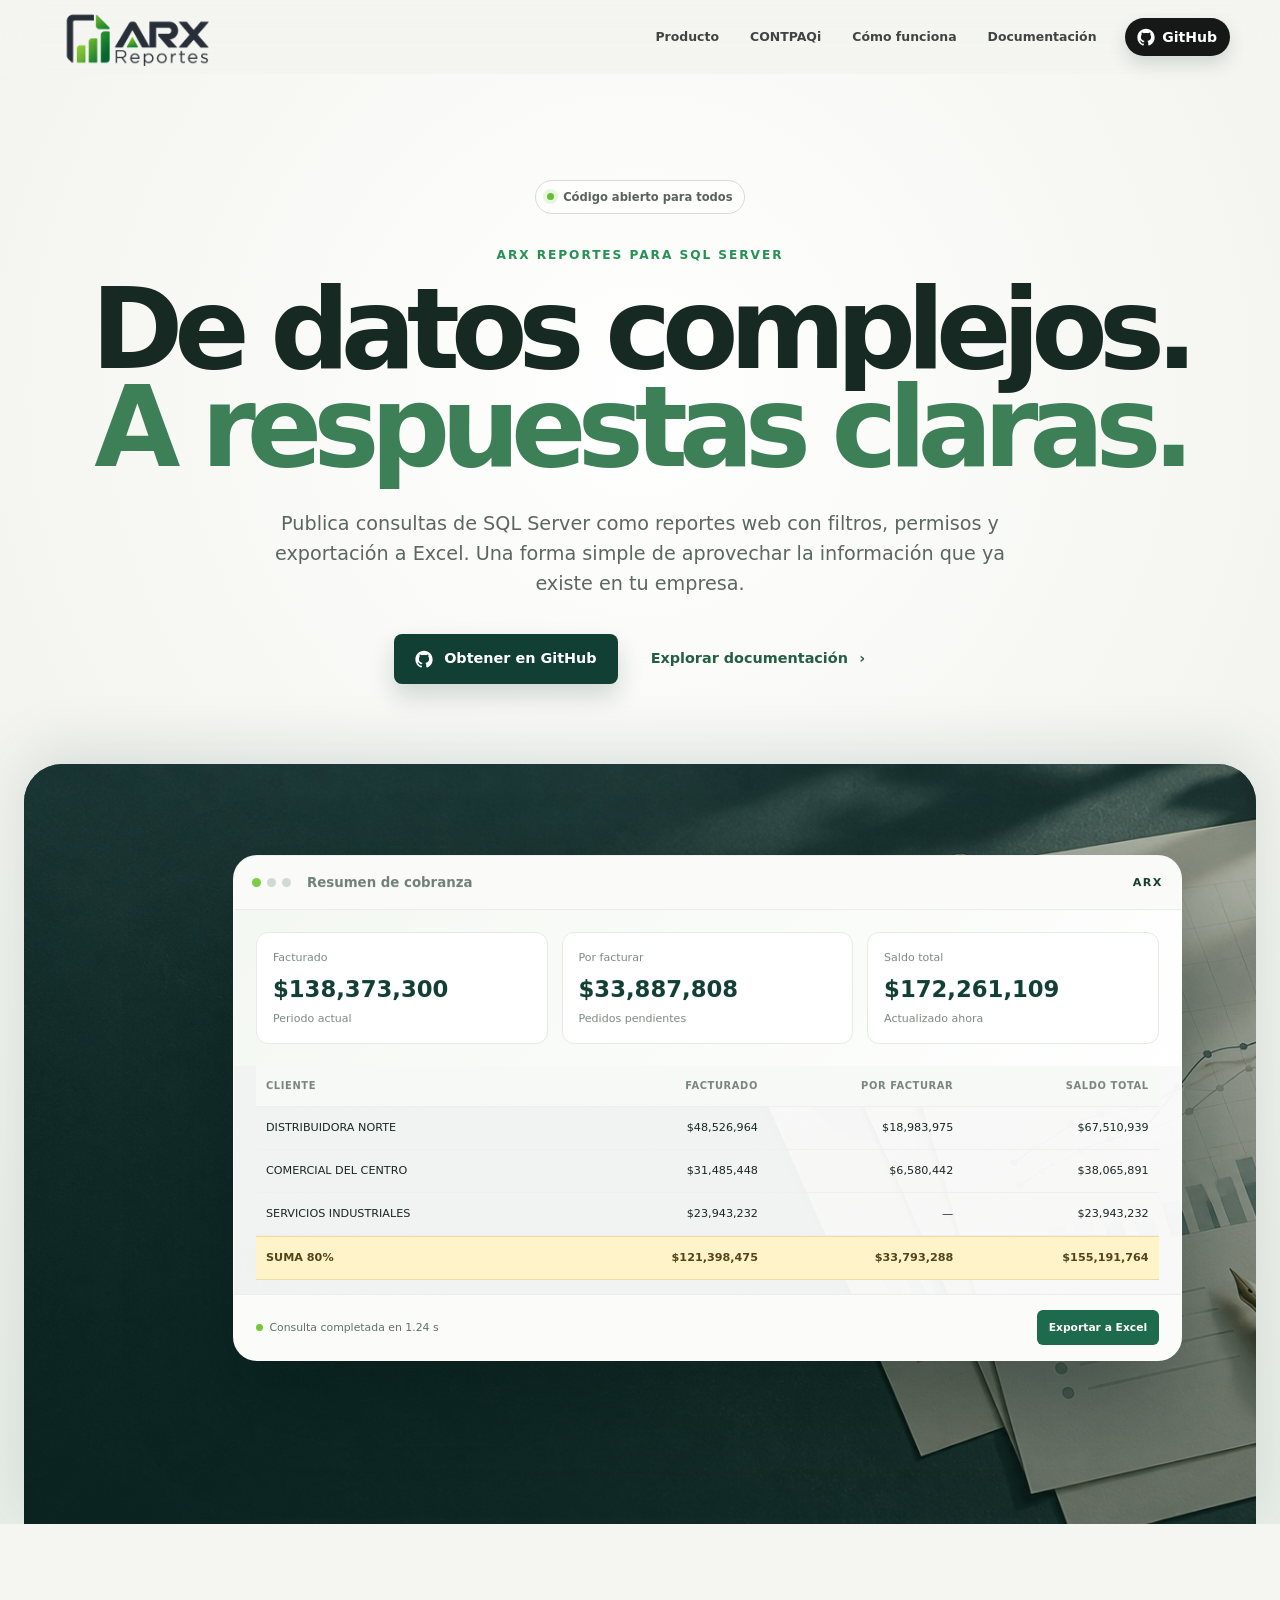
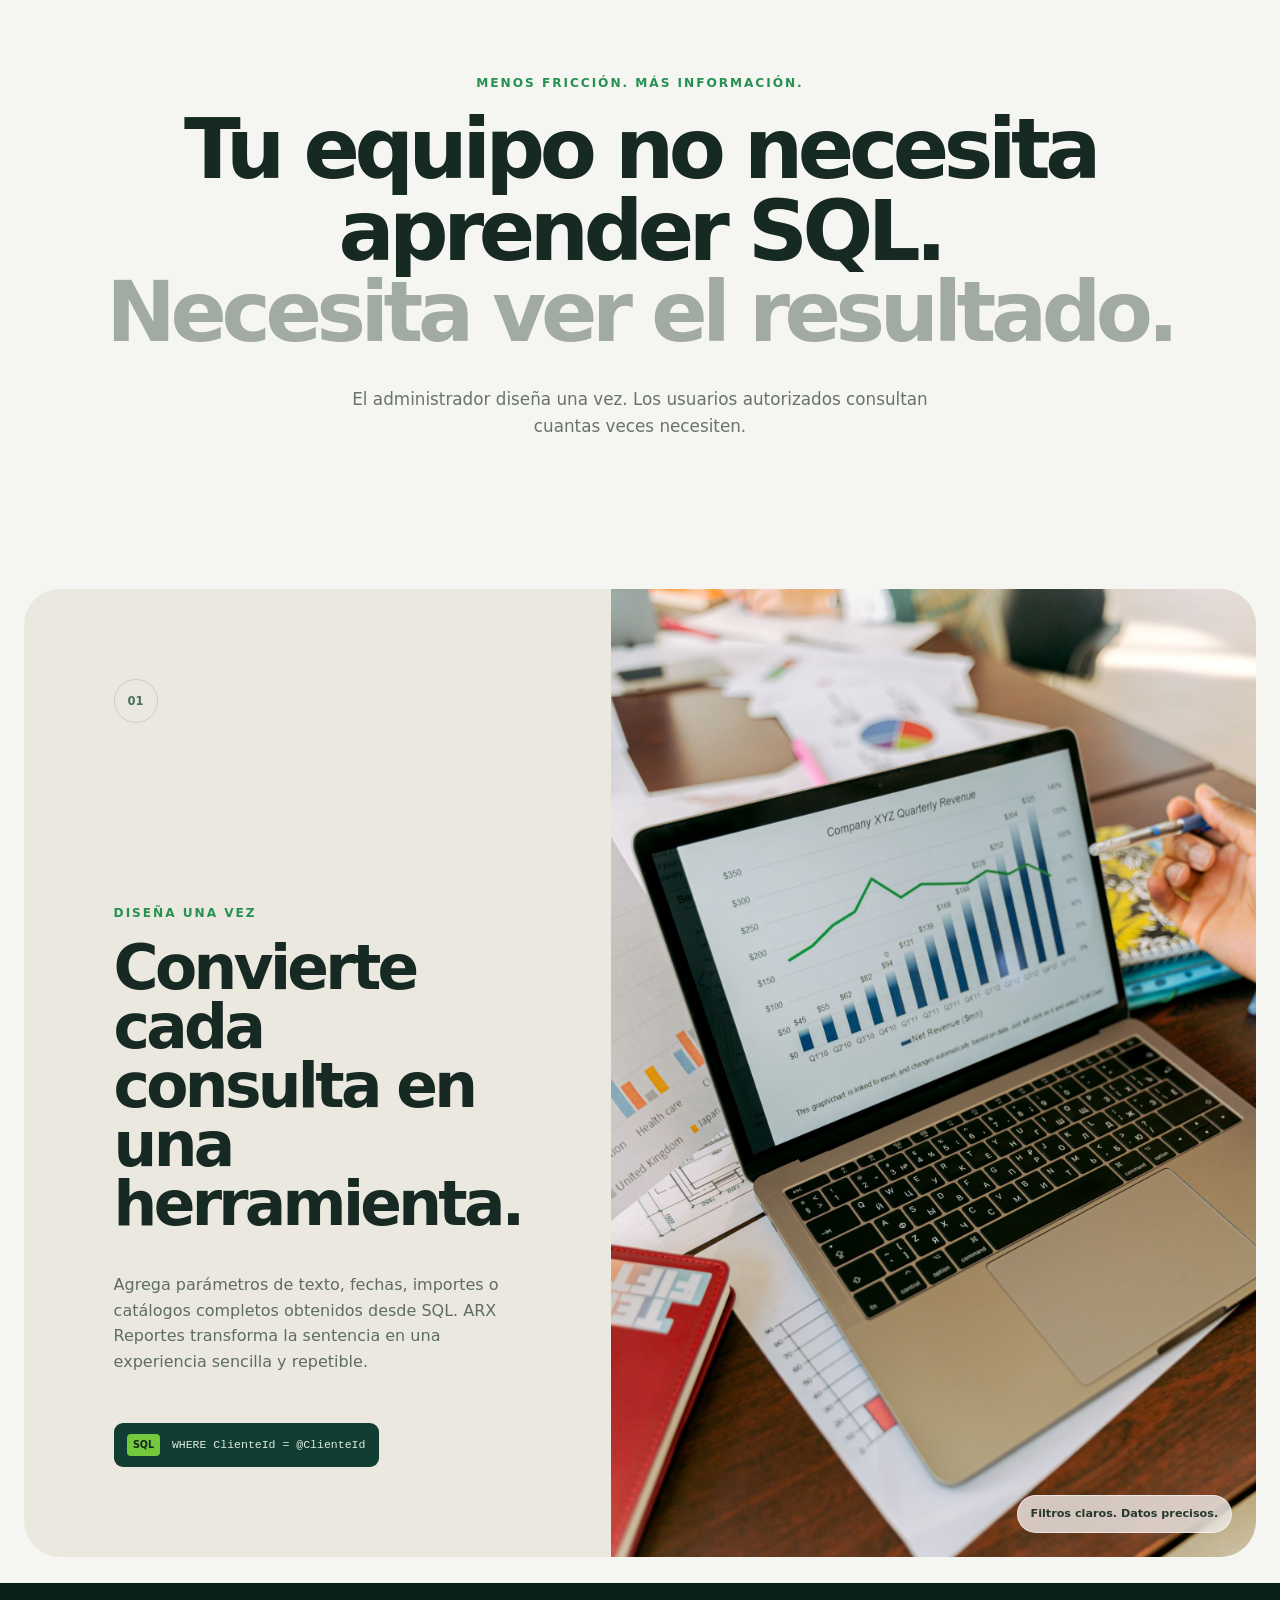
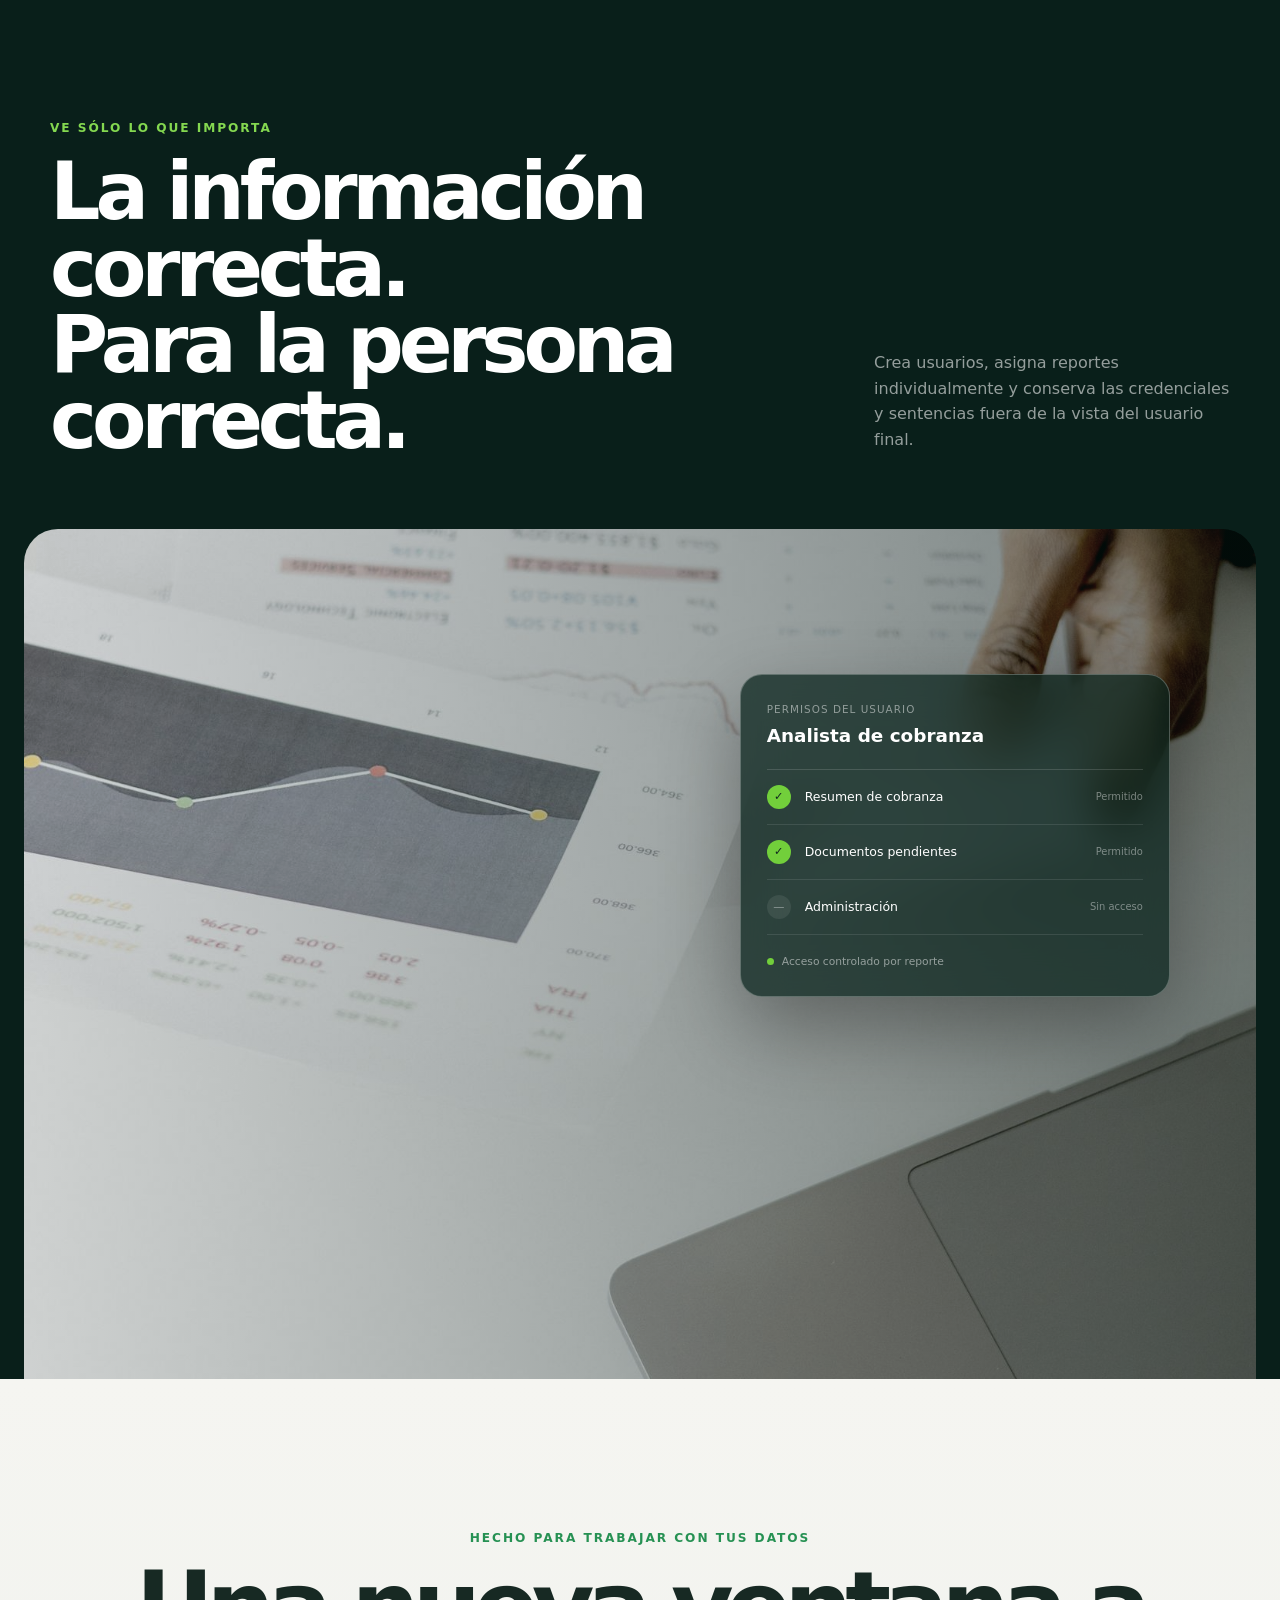
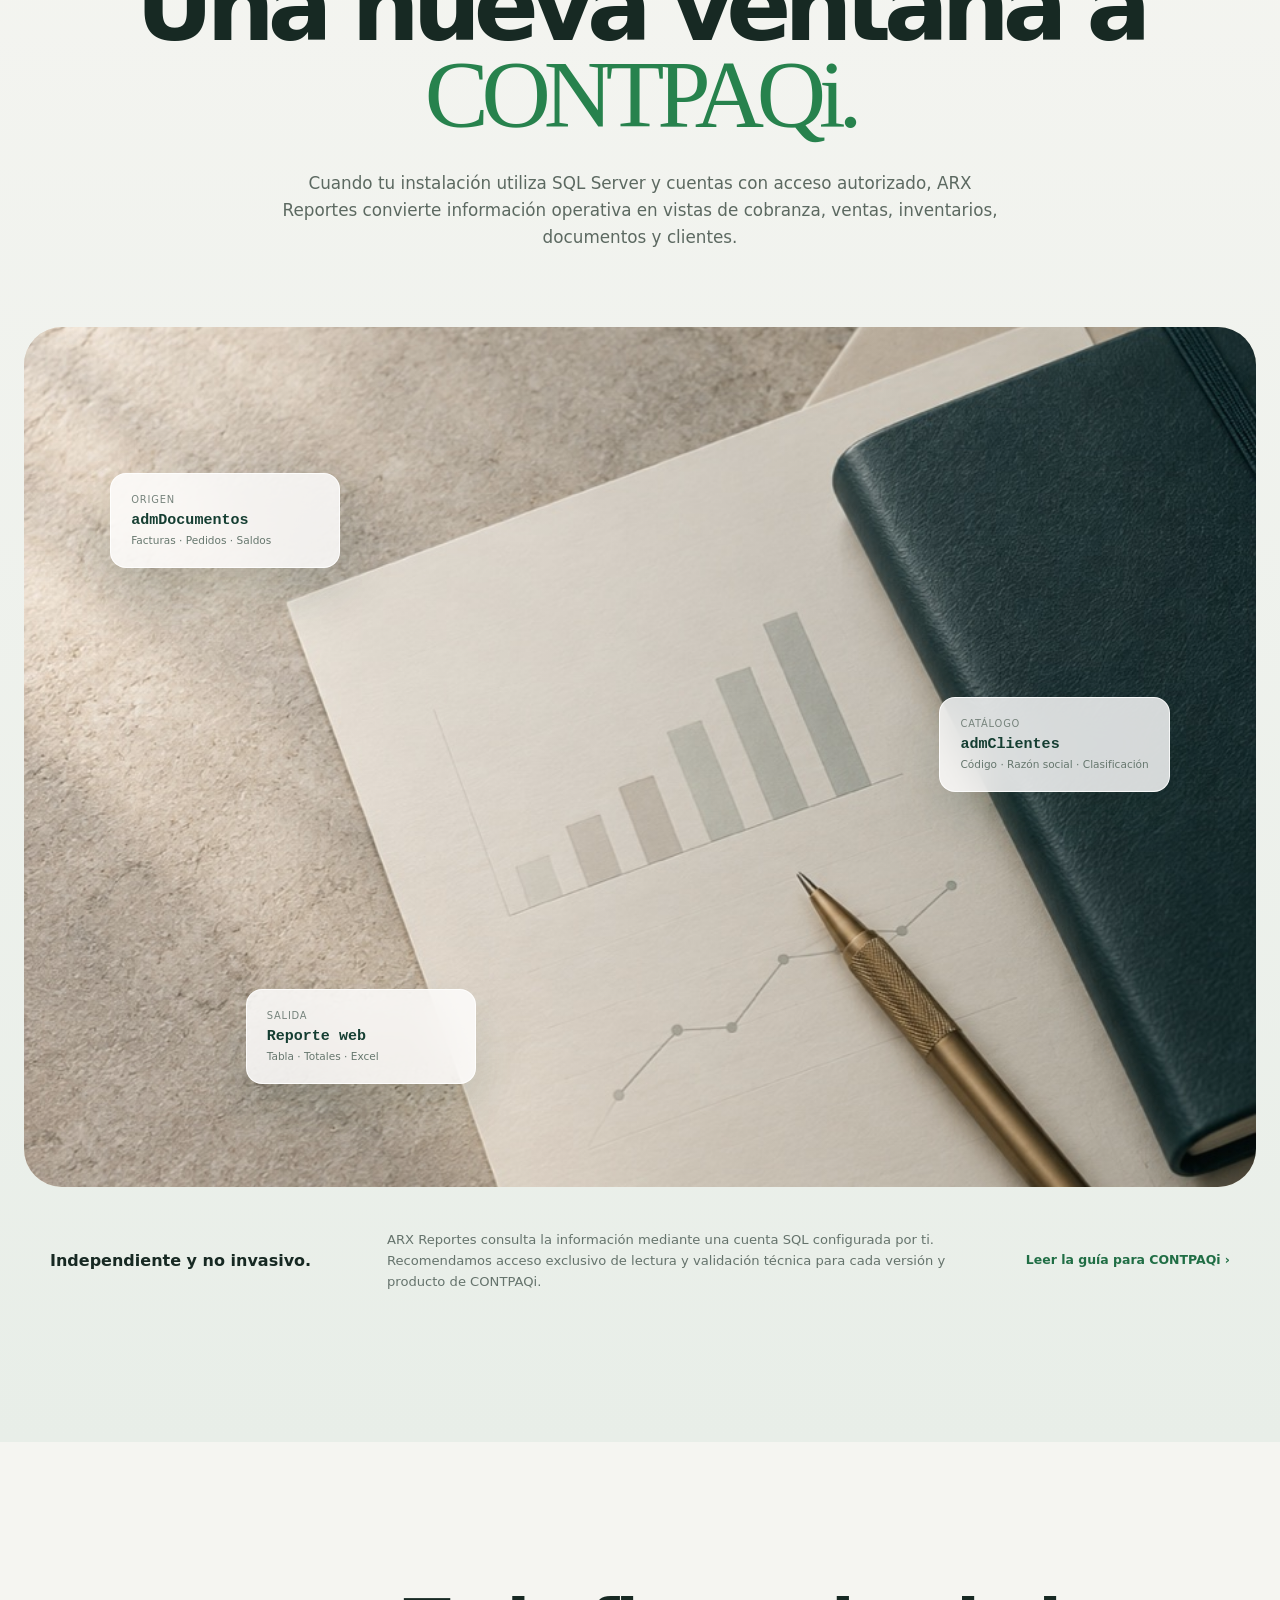
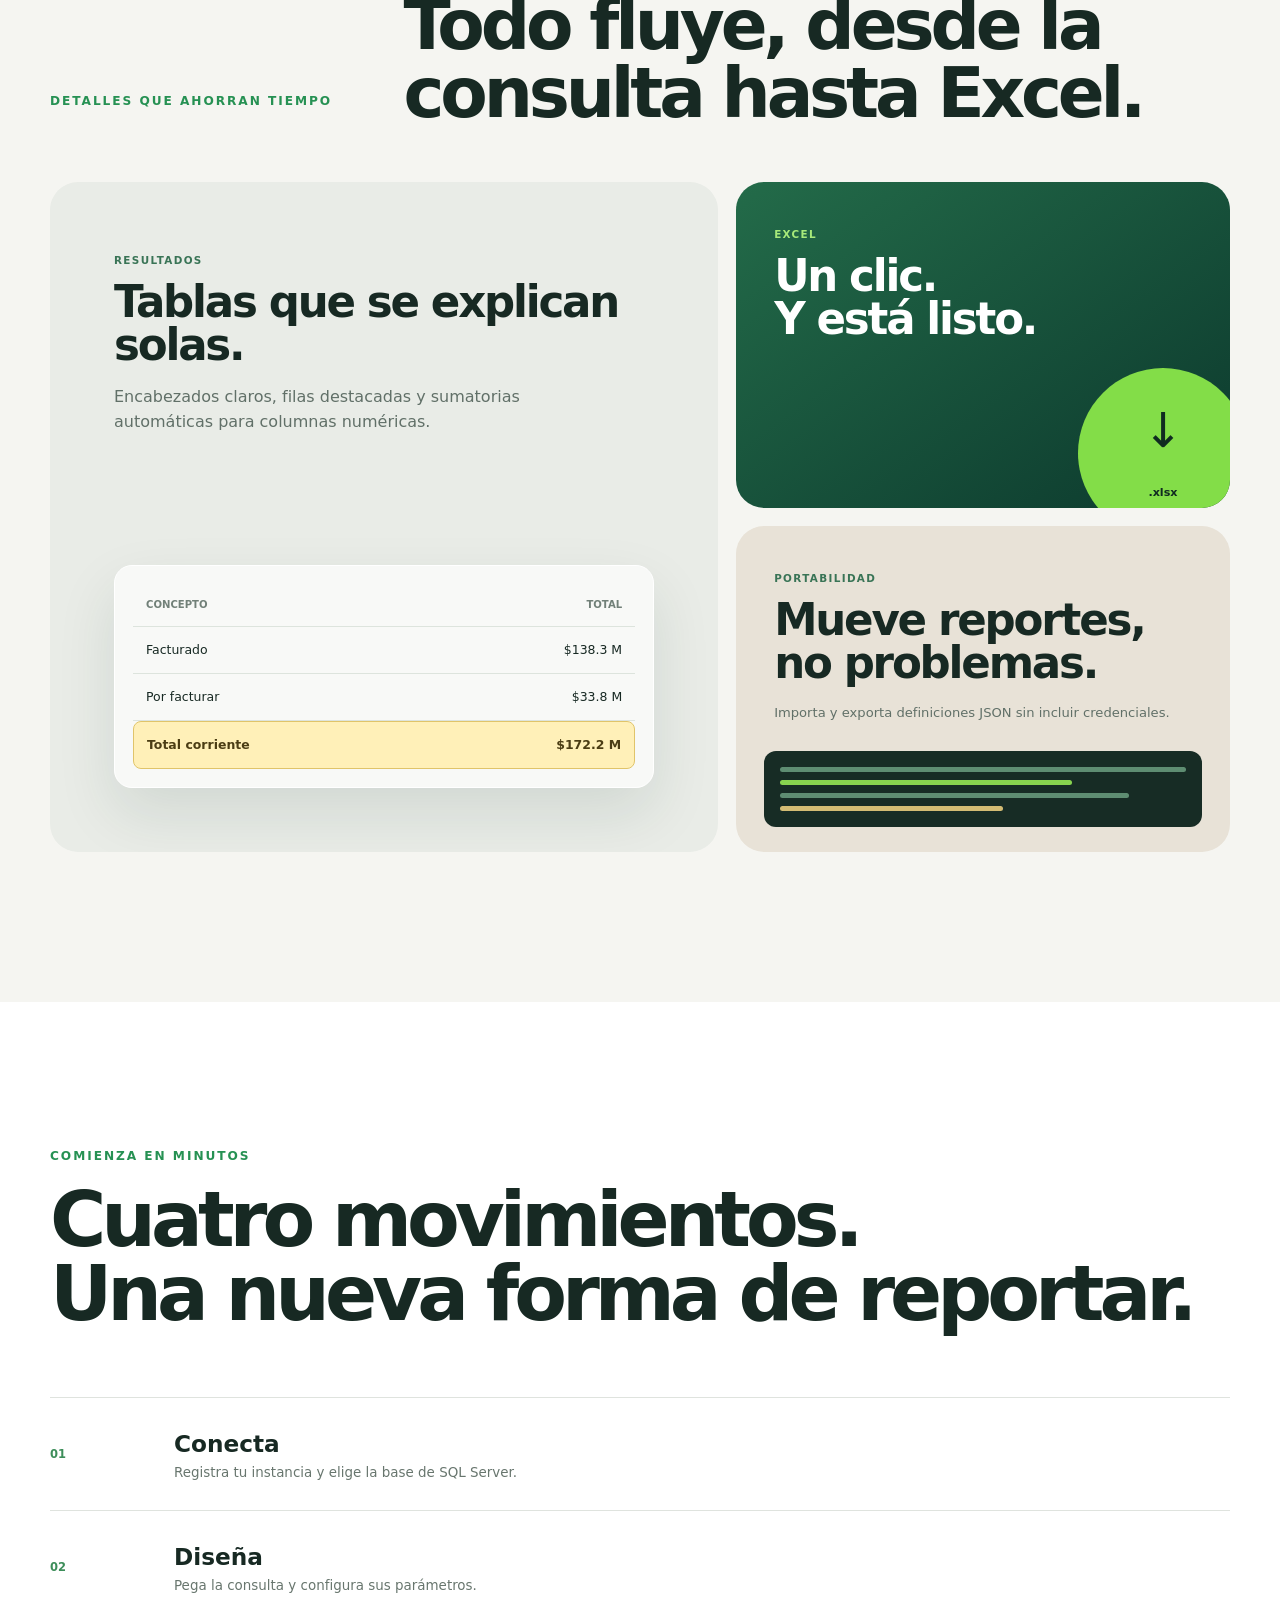
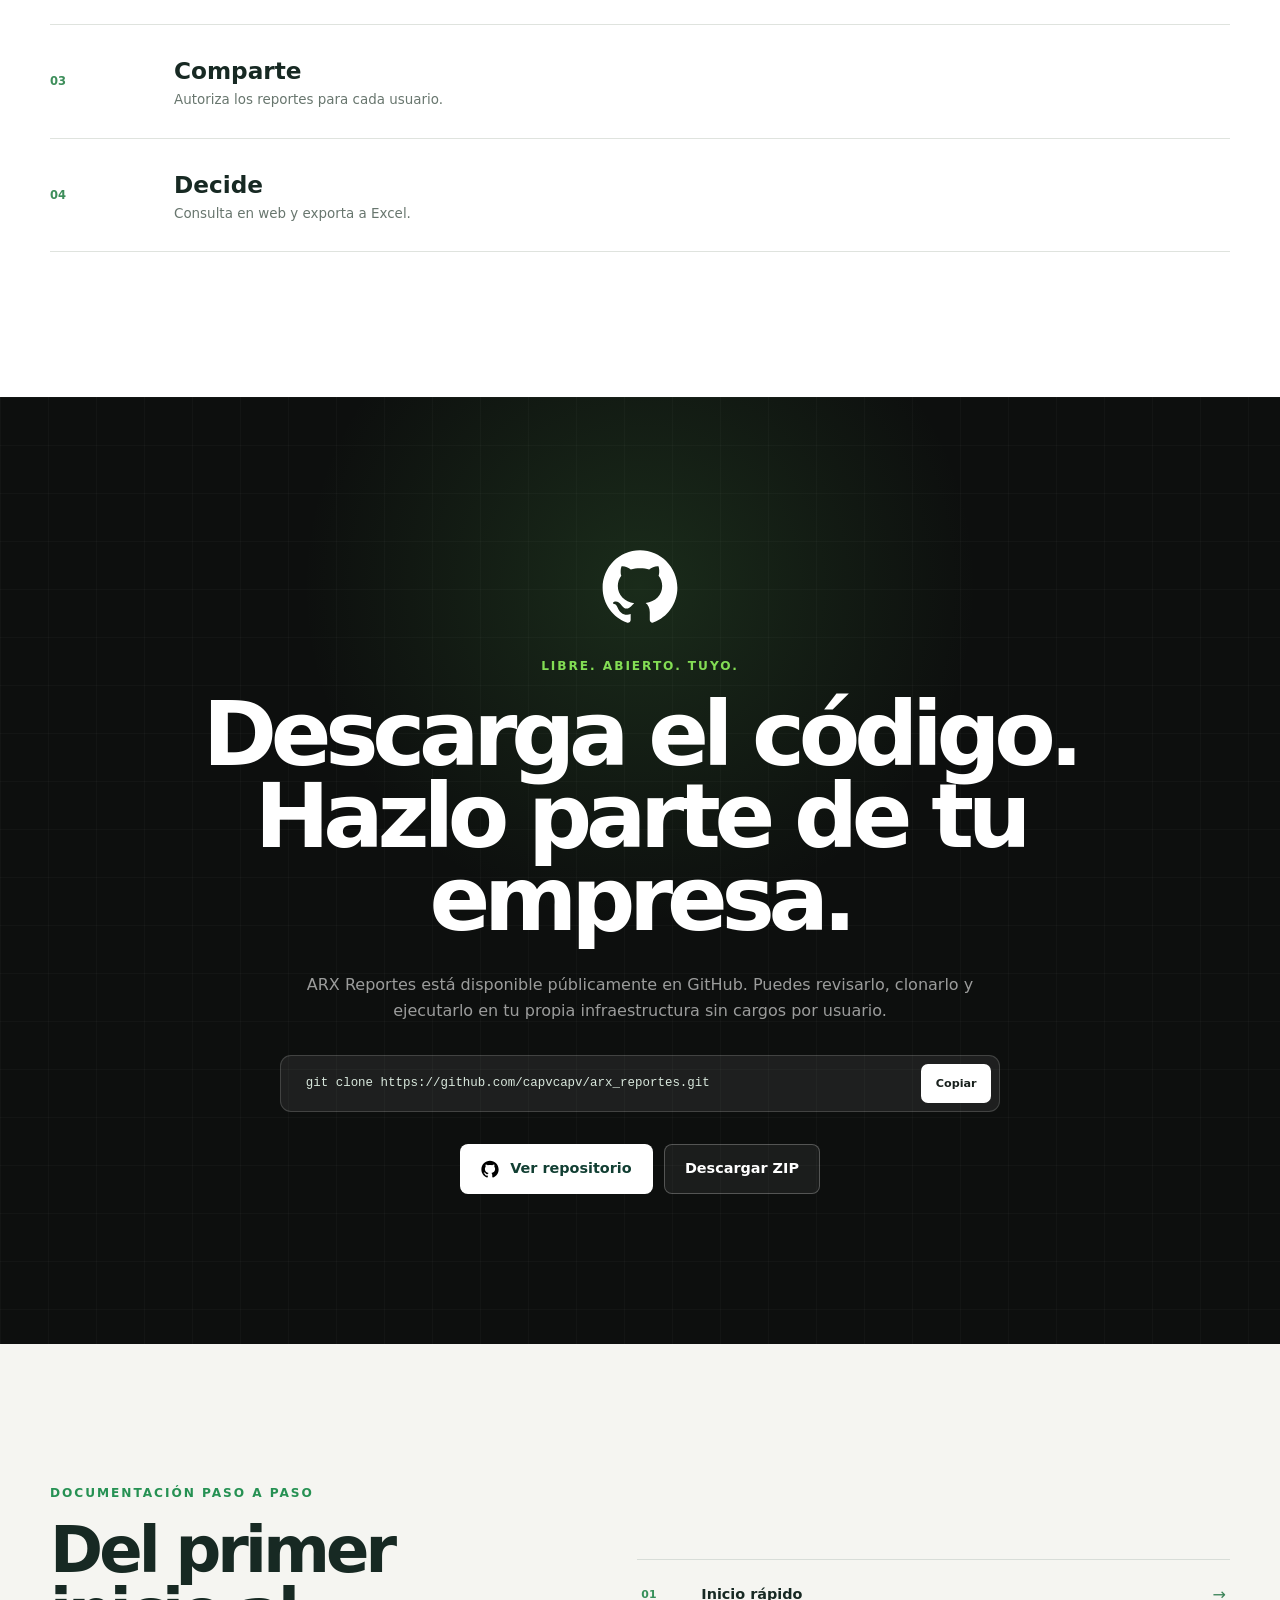
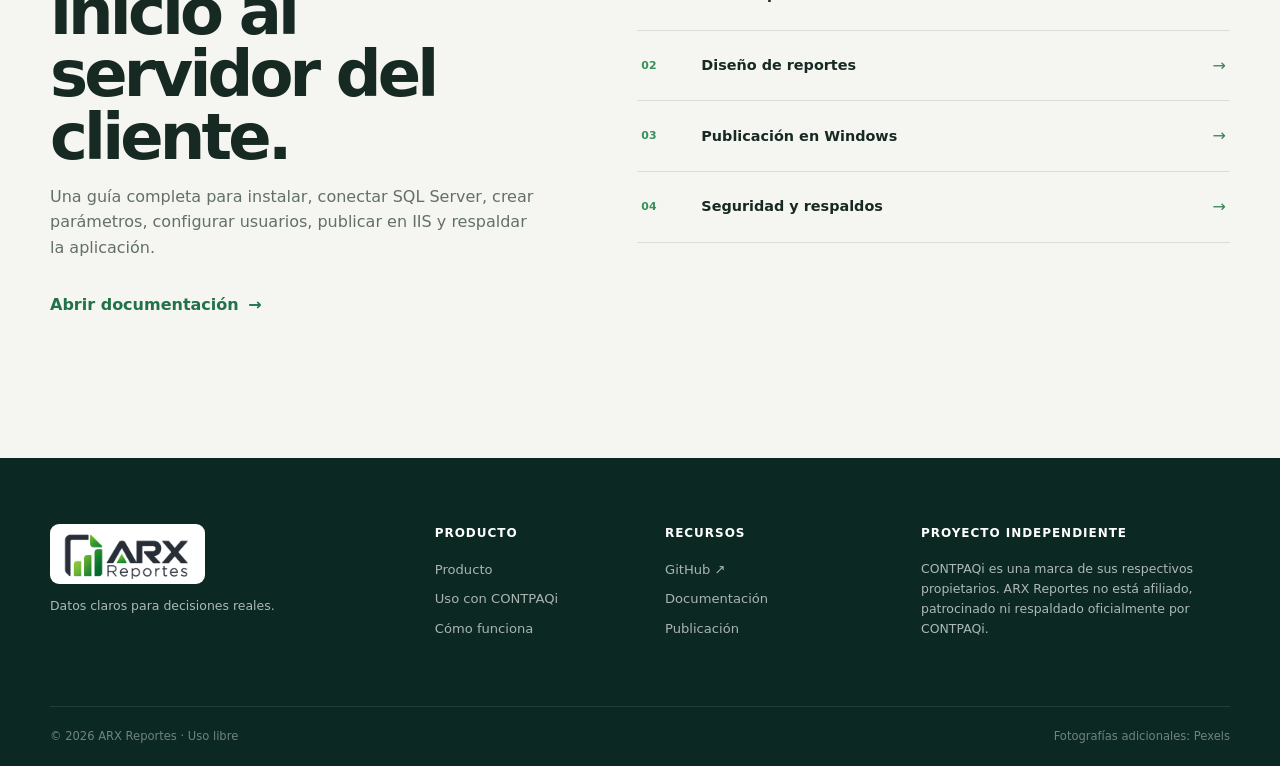
<file: sitio-informativo/index.html>
<!doctype html>
<html lang="es-MX">
<head>
    <meta charset="utf-8">
    <meta name="viewport" content="width=device-width, initial-scale=1">
    <meta name="description" content="ARX Reportes convierte consultas de SQL Server y datos de CONTPAQi en reportes web claros, seguros y exportables a Excel. Uso libre.">
    <meta name="theme-color" content="#f5f5f1">
    <title>ARX Reportes | Tus datos, claros</title>
    <link rel="icon" href="assets/images/arx-reportes-logo.png">
    <link rel="stylesheet" href="assets/styles.css">
</head>
<body class="home-page">
    <a class="skip-link" href="#contenido">Saltar al contenido</a>

    <header class="site-header" id="inicio">
        <div class="nav-shell">
            <a class="brand" href="index.html" aria-label="ARX Reportes, inicio">
                <img src="assets/images/arx-reportes-logo.png" alt="ARX Reportes" width="700" height="259">
            </a>
            <button class="menu-button" type="button" aria-expanded="false" aria-controls="site-menu">
                <span></span><span></span><span></span><span class="sr-only">Abrir menú</span>
            </button>
            <nav class="site-menu" id="site-menu" aria-label="Navegación principal">
                <a href="#producto">Producto</a>
                <a href="#contpaqi">CONTPAQi</a>
                <a href="#como-funciona">Cómo funciona</a>
                <a href="documentacion.html">Documentación</a>
                <a class="nav-cta github-button" href="https://github.com/capvcapv/arx_reportes" target="_blank" rel="noopener noreferrer">
                    <img src="assets/images/github-mark.svg" alt="" aria-hidden="true"> GitHub
                </a>
            </nav>
        </div>
    </header>

    <main id="contenido">
        <section class="cinematic-hero">
            <div class="hero-center section-shell">
                <div class="availability"><i></i> Código abierto para todos</div>
                <p class="eyebrow">ARX REPORTES PARA SQL SERVER</p>
                <h1>De datos complejos.<br><span>A respuestas claras.</span></h1>
                <p>Publica consultas de SQL Server como reportes web con filtros, permisos y exportación a Excel. Una forma simple de aprovechar la información que ya existe en tu empresa.</p>
                <div class="hero-actions">
                    <a class="button button-primary github-button" href="https://github.com/capvcapv/arx_reportes" target="_blank" rel="noopener noreferrer">
                        <img src="assets/images/github-mark.svg" alt="" aria-hidden="true"> Obtener en GitHub
                    </a>
                    <a class="button button-quiet" href="documentacion.html">Explorar documentación <span aria-hidden="true">›</span></a>
                </div>
            </div>

            <div class="hero-canvas section-wide" id="producto">
                <img class="hero-photo" src="assets/images/reportes-hero.jpg" alt="Reportes ejecutivos impresos sobre un escritorio verde" width="1942" height="809">
                <div class="product-window product-window-large" aria-label="Vista ilustrativa de un reporte de cobranza">
                    <div class="window-bar"><span></span><span></span><span></span><small>Resumen de cobranza</small><b>ARX</b></div>
                    <div class="metric-row">
                        <div><small>Facturado</small><strong>$138,373,300</strong><span>Periodo actual</span></div>
                        <div><small>Por facturar</small><strong>$33,887,808</strong><span>Pedidos pendientes</span></div>
                        <div><small>Saldo total</small><strong>$172,261,109</strong><span>Actualizado ahora</span></div>
                    </div>
                    <div class="mock-table" role="presentation">
                        <div class="mock-head"><span>Cliente</span><span>Facturado</span><span>Por facturar</span><span>Saldo total</span></div>
                        <div><span>DISTRIBUIDORA NORTE</span><span>$48,526,964</span><span>$18,983,975</span><span>$67,510,939</span></div>
                        <div><span>COMERCIAL DEL CENTRO</span><span>$31,485,448</span><span>$6,580,442</span><span>$38,065,891</span></div>
                        <div><span>SERVICIOS INDUSTRIALES</span><span>$23,943,232</span><span>—</span><span>$23,943,232</span></div>
                        <div class="mock-highlight"><span>SUMA 80%</span><span>$121,398,475</span><span>$33,793,288</span><span>$155,191,764</span></div>
                    </div>
                    <div class="window-foot"><span><i></i> Consulta completada en 1.24 s</span><button type="button" tabindex="-1">Exportar a Excel</button></div>
                </div>
            </div>
        </section>

        <section class="big-statement section-shell">
            <p class="eyebrow">MENOS FRICCIÓN. MÁS INFORMACIÓN.</p>
            <h2>Tu equipo no necesita aprender SQL.<br><span>Necesita ver el resultado.</span></h2>
            <p>El administrador diseña una vez. Los usuarios autorizados consultan cuantas veces necesiten.</p>
        </section>

        <section class="editorial-story section-wide story-paper">
            <div class="story-copy">
                <span class="story-index">01</span>
                <p class="eyebrow">DISEÑA UNA VEZ</p>
                <h2>Convierte cada consulta en una herramienta.</h2>
                <p>Agrega parámetros de texto, fechas, importes o catálogos completos obtenidos desde SQL. ARX Reportes transforma la sentencia en una experiencia sencilla y repetible.</p>
                <div class="inline-code"><span>SQL</span><code>WHERE ClienteId = @ClienteId</code></div>
            </div>
            <figure class="story-image story-image-tall">
                <img src="assets/images/analytics-screen.jpg" alt="Análisis de información y gráficas en una computadora" width="1600" height="2400" loading="lazy">
                <figcaption>Filtros claros. Datos precisos.</figcaption>
            </figure>
        </section>

        <section class="dark-showcase">
            <div class="section-shell dark-intro">
                <div>
                    <p class="eyebrow">VE SÓLO LO QUE IMPORTA</p>
                    <h2>La información correcta.<br>Para la persona correcta.</h2>
                </div>
                <p>Crea usuarios, asigna reportes individualmente y conserva las credenciales y sentencias fuera de la vista del usuario final.</p>
            </div>
            <div class="section-wide access-visual">
                <img src="assets/images/report-analysis.jpg" alt="Profesional revisando reportes y datos junto a una computadora" width="1600" height="2400" loading="lazy">
                <div class="access-panel">
                    <div class="access-panel-head"><span>Permisos del usuario</span><b>Analista de cobranza</b></div>
                    <div class="permission-line on"><i>✓</i><span>Resumen de cobranza</span><small>Permitido</small></div>
                    <div class="permission-line on"><i>✓</i><span>Documentos pendientes</span><small>Permitido</small></div>
                    <div class="permission-line"><i>—</i><span>Administración</span><small>Sin acceso</small></div>
                    <div class="access-foot"><span></span> Acceso controlado por reporte</div>
                </div>
            </div>
        </section>

        <section class="contpaqi-experience" id="contpaqi">
            <div class="section-shell contpaqi-heading">
                <p class="eyebrow">HECHO PARA TRABAJAR CON TUS DATOS</p>
                <h2>Una nueva ventana a<br><span>CONTPAQi.</span></h2>
                <p>Cuando tu instalación utiliza SQL Server y cuentas con acceso autorizado, ARX Reportes convierte información operativa en vistas de cobranza, ventas, inventarios, documentos y clientes.</p>
            </div>
            <div class="contpaqi-scene section-wide">
                <img src="assets/images/admin-reportes.jpg" alt="Reportes financieros sobre un escritorio de trabajo" width="933" height="1400" loading="lazy">
                <div class="schema-float schema-one"><small>Origen</small><strong>admDocumentos</strong><span>Facturas · Pedidos · Saldos</span></div>
                <div class="schema-float schema-two"><small>Catálogo</small><strong>admClientes</strong><span>Código · Razón social · Clasificación</span></div>
                <div class="schema-float schema-three"><small>Salida</small><strong>Reporte web</strong><span>Tabla · Totales · Excel</span></div>
            </div>
            <div class="section-shell safety-note">
                <b>Independiente y no invasivo.</b>
                <p>ARX Reportes consulta la información mediante una cuenta SQL configurada por ti. Recomendamos acceso exclusivo de lectura y validación técnica para cada versión y producto de CONTPAQi.</p>
                <a href="documentacion.html#contpaqi">Leer la guía para CONTPAQi ›</a>
            </div>
        </section>

        <section class="bento-section section-shell">
            <div class="bento-heading">
                <p class="eyebrow">DETALLES QUE AHORRAN TIEMPO</p>
                <h2>Todo fluye, desde la consulta hasta Excel.</h2>
            </div>
            <div class="bento">
                <article class="bento-main">
                    <div><span class="bento-label">RESULTADOS</span><h3>Tablas que se explican solas.</h3><p>Encabezados claros, filas destacadas y sumatorias automáticas para columnas numéricas.</p></div>
                    <div class="mini-report">
                        <div><b>Concepto</b><b>Total</b></div>
                        <div><span>Facturado</span><span>$138.3 M</span></div>
                        <div><span>Por facturar</span><span>$33.8 M</span></div>
                        <div class="total"><span>Total corriente</span><span>$172.2 M</span></div>
                    </div>
                </article>
                <article class="bento-green"><span class="bento-label">EXCEL</span><h3>Un clic.<br>Y está listo.</h3><div class="download-orb">↓<small>.xlsx</small></div></article>
                <article class="bento-light"><span class="bento-label">PORTABILIDAD</span><h3>Mueve reportes, no problemas.</h3><p>Importa y exporta definiciones JSON sin incluir credenciales.</p><div class="json-lines"><i></i><i></i><i></i><i></i></div></article>
            </div>
        </section>

        <section class="process-section" id="como-funciona">
            <div class="section-shell">
                <p class="eyebrow">COMIENZA EN MINUTOS</p>
                <h2>Cuatro movimientos.<br>Una nueva forma de reportar.</h2>
                <ol class="process-list">
                    <li><span>01</span><div><h3>Conecta</h3><p>Registra tu instancia y elige la base de SQL Server.</p></div></li>
                    <li><span>02</span><div><h3>Diseña</h3><p>Pega la consulta y configura sus parámetros.</p></div></li>
                    <li><span>03</span><div><h3>Comparte</h3><p>Autoriza los reportes para cada usuario.</p></div></li>
                    <li><span>04</span><div><h3>Decide</h3><p>Consulta en web y exporta a Excel.</p></div></li>
                </ol>
            </div>
        </section>

        <section class="github-stage" id="descargar">
            <div class="github-stage-inner section-shell">
                <img class="github-hero-mark" src="assets/images/github-mark.svg" alt="GitHub" width="24" height="24">
                <p class="eyebrow">LIBRE. ABIERTO. TUYO.</p>
                <h2>Descarga el código.<br>Hazlo parte de tu empresa.</h2>
                <p>ARX Reportes está disponible públicamente en GitHub. Puedes revisarlo, clonarlo y ejecutarlo en tu propia infraestructura sin cargos por usuario.</p>
                <div class="clone-bar">
                    <code>git clone https://github.com/capvcapv/arx_reportes.git</code>
                    <button class="copy-clone" type="button" data-copy="git clone https://github.com/capvcapv/arx_reportes.git">Copiar</button>
                </div>
                <div class="github-actions">
                    <a class="button button-light github-button" href="https://github.com/capvcapv/arx_reportes" target="_blank" rel="noopener noreferrer"><img src="assets/images/github-mark.svg" alt="" aria-hidden="true"> Ver repositorio</a>
                    <a class="button button-outline-light" href="https://github.com/capvcapv/arx_reportes/archive/refs/heads/main.zip">Descargar ZIP</a>
                </div>
            </div>
        </section>

        <section class="docs-callout section-shell" id="documentacion">
            <div class="docs-callout-copy">
                <p class="eyebrow">DOCUMENTACIÓN PASO A PASO</p>
                <h2>Del primer inicio al servidor del cliente.</h2>
                <p>Una guía completa para instalar, conectar SQL Server, crear parámetros, configurar usuarios, publicar en IIS y respaldar la aplicación.</p>
                <a href="documentacion.html">Abrir documentación <span>→</span></a>
            </div>
            <div class="docs-stack" aria-label="Temas disponibles en la documentación">
                <a href="documentacion.html#inicio-rapido"><span>01</span><b>Inicio rápido</b><i>→</i></a>
                <a href="documentacion.html#reportes"><span>02</span><b>Diseño de reportes</b><i>→</i></a>
                <a href="documentacion.html#publicacion"><span>03</span><b>Publicación en Windows</b><i>→</i></a>
                <a href="documentacion.html#seguridad"><span>04</span><b>Seguridad y respaldos</b><i>→</i></a>
            </div>
        </section>
    </main>

    <footer class="site-footer">
        <div class="section-shell footer-grid">
            <div class="footer-brand"><img src="assets/images/arx-reportes-logo.png" alt="ARX Reportes" width="700" height="259"><p>Datos claros para decisiones reales.</p></div>
            <div><h2>Producto</h2><a href="#producto">Producto</a><a href="#contpaqi">Uso con CONTPAQi</a><a href="#como-funciona">Cómo funciona</a></div>
            <div><h2>Recursos</h2><a href="https://github.com/capvcapv/arx_reportes" target="_blank" rel="noopener noreferrer">GitHub ↗</a><a href="documentacion.html">Documentación</a><a href="documentacion.html#publicacion">Publicación</a></div>
            <div class="footer-note"><h2>Proyecto independiente</h2><p>CONTPAQi es una marca de sus respectivos propietarios. ARX Reportes no está afiliado, patrocinado ni respaldado oficialmente por CONTPAQi.</p></div>
        </div>
        <div class="section-shell footer-bottom">
            <span>© <span data-year></span> ARX Reportes · Uso libre</span>
            <span>Fotografías adicionales: Pexels</span>
        </div>
    </footer>

    <script src="assets/site.js"></script>
</body>
</html>
</file>
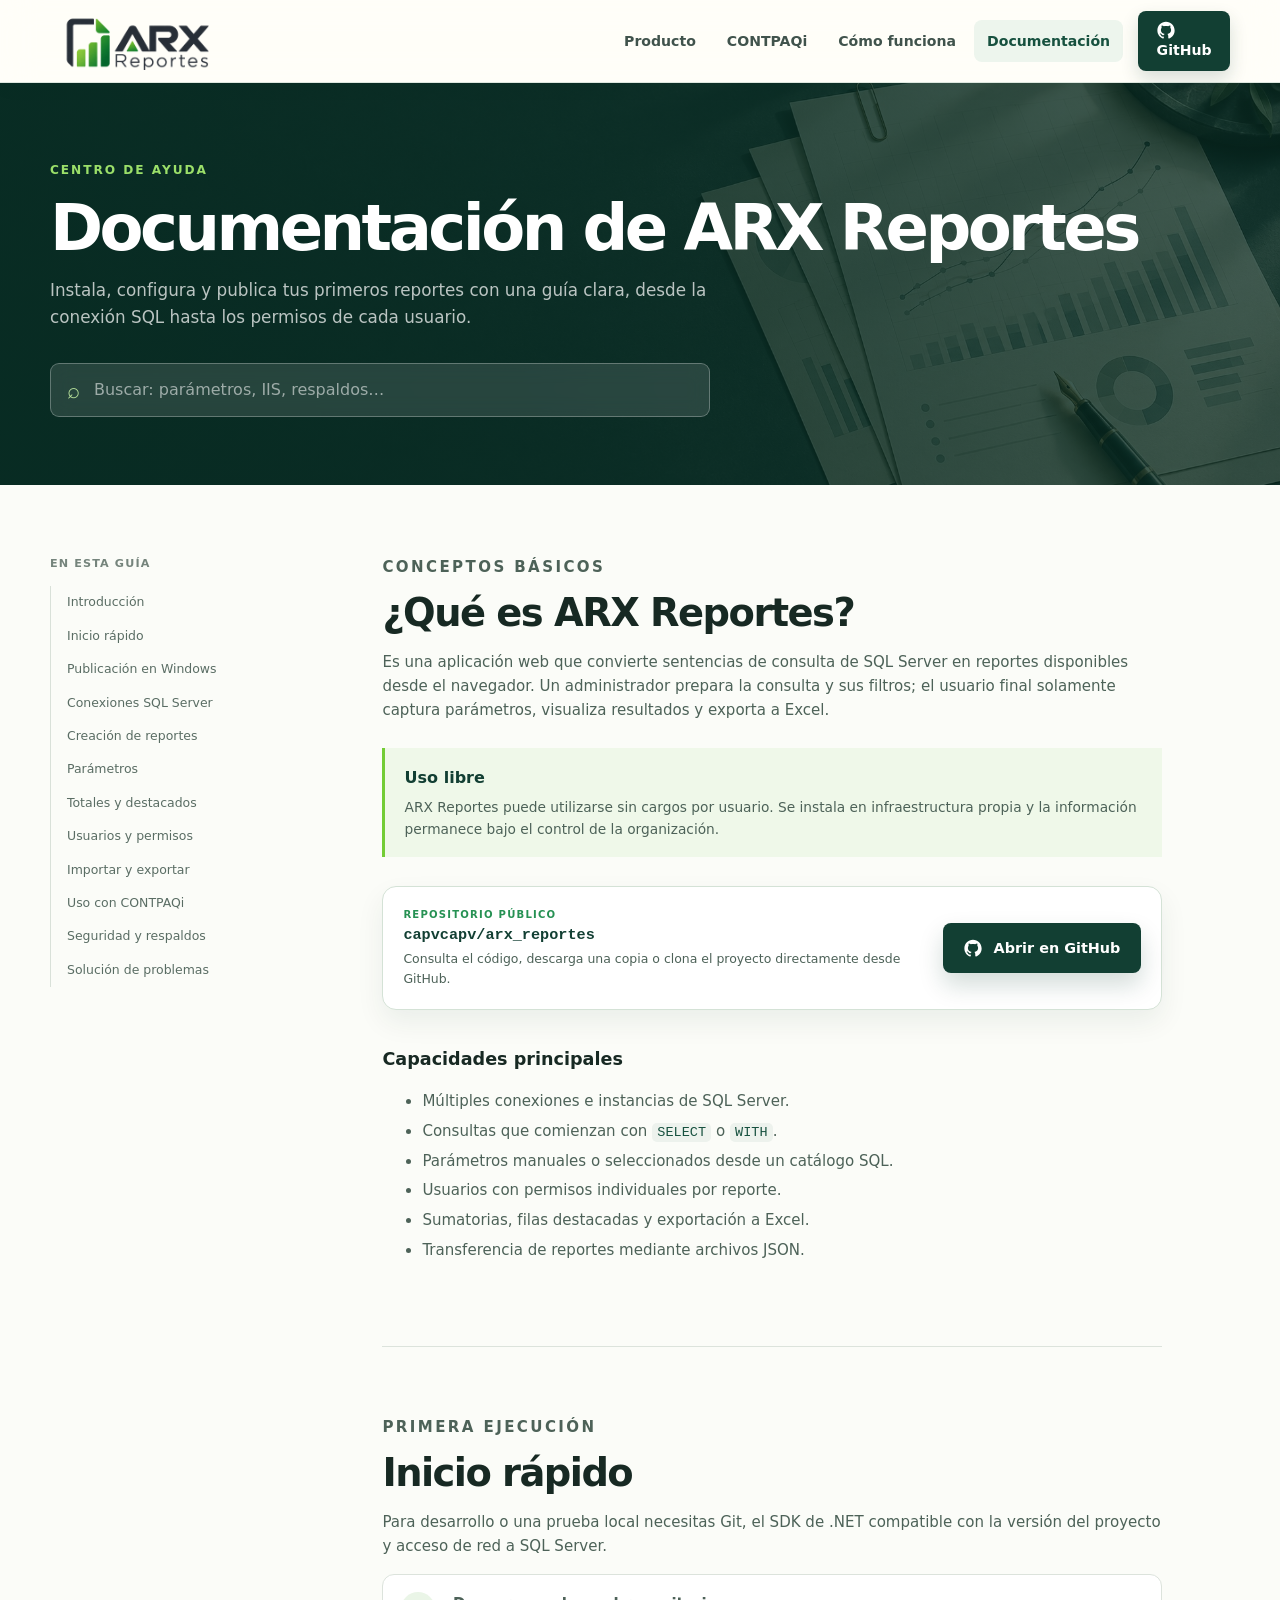
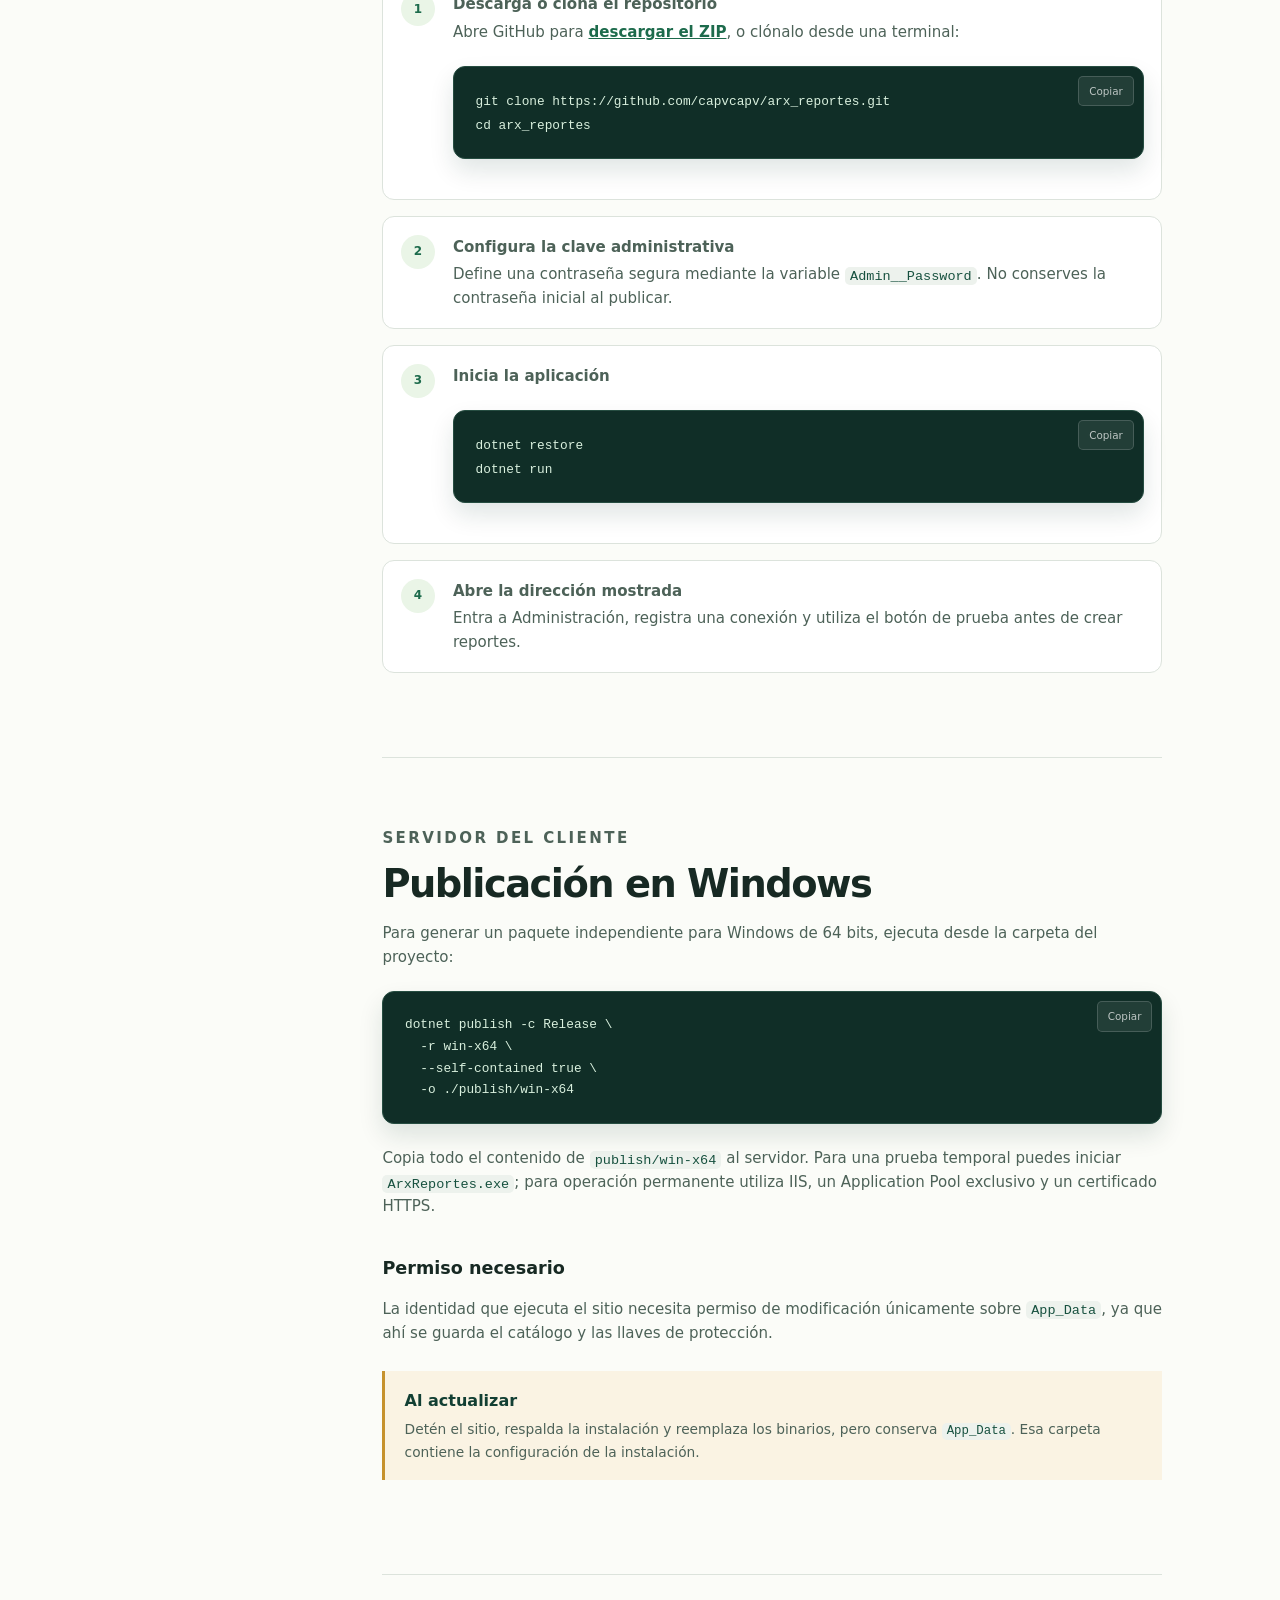
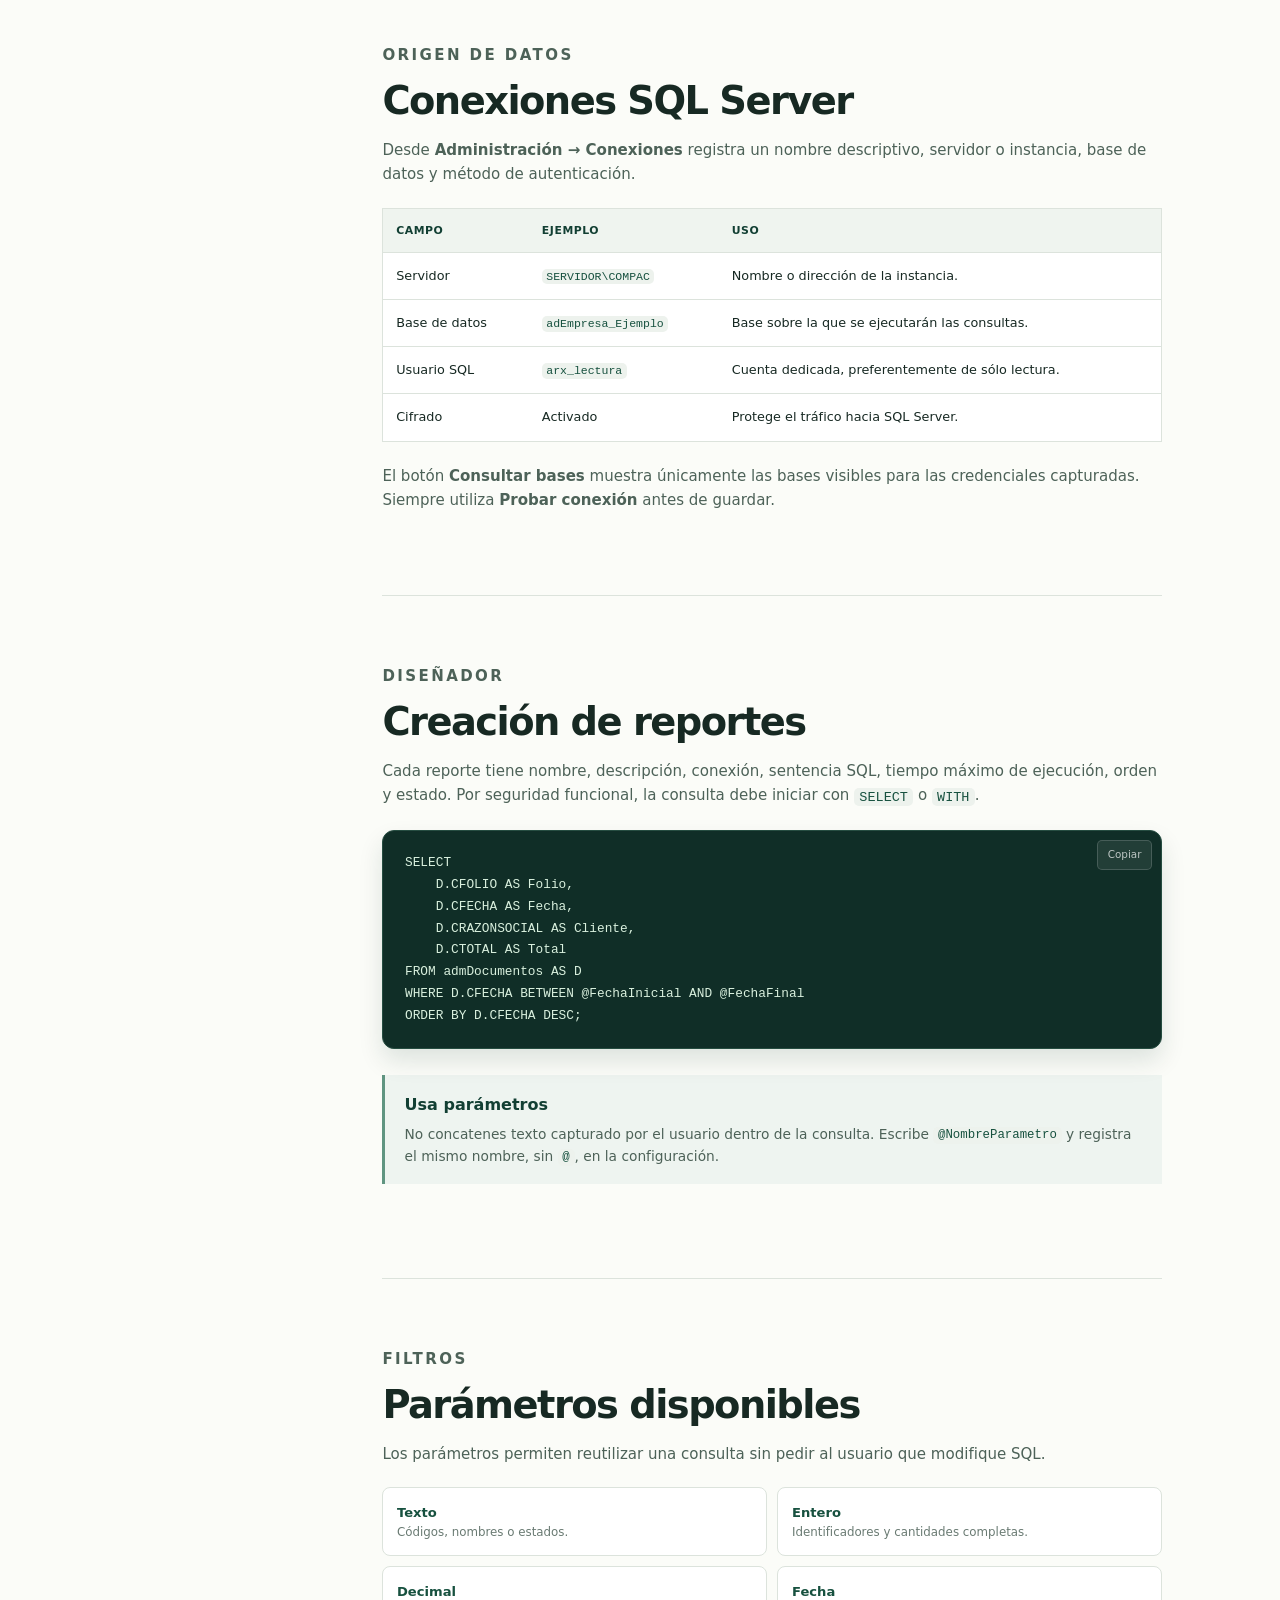
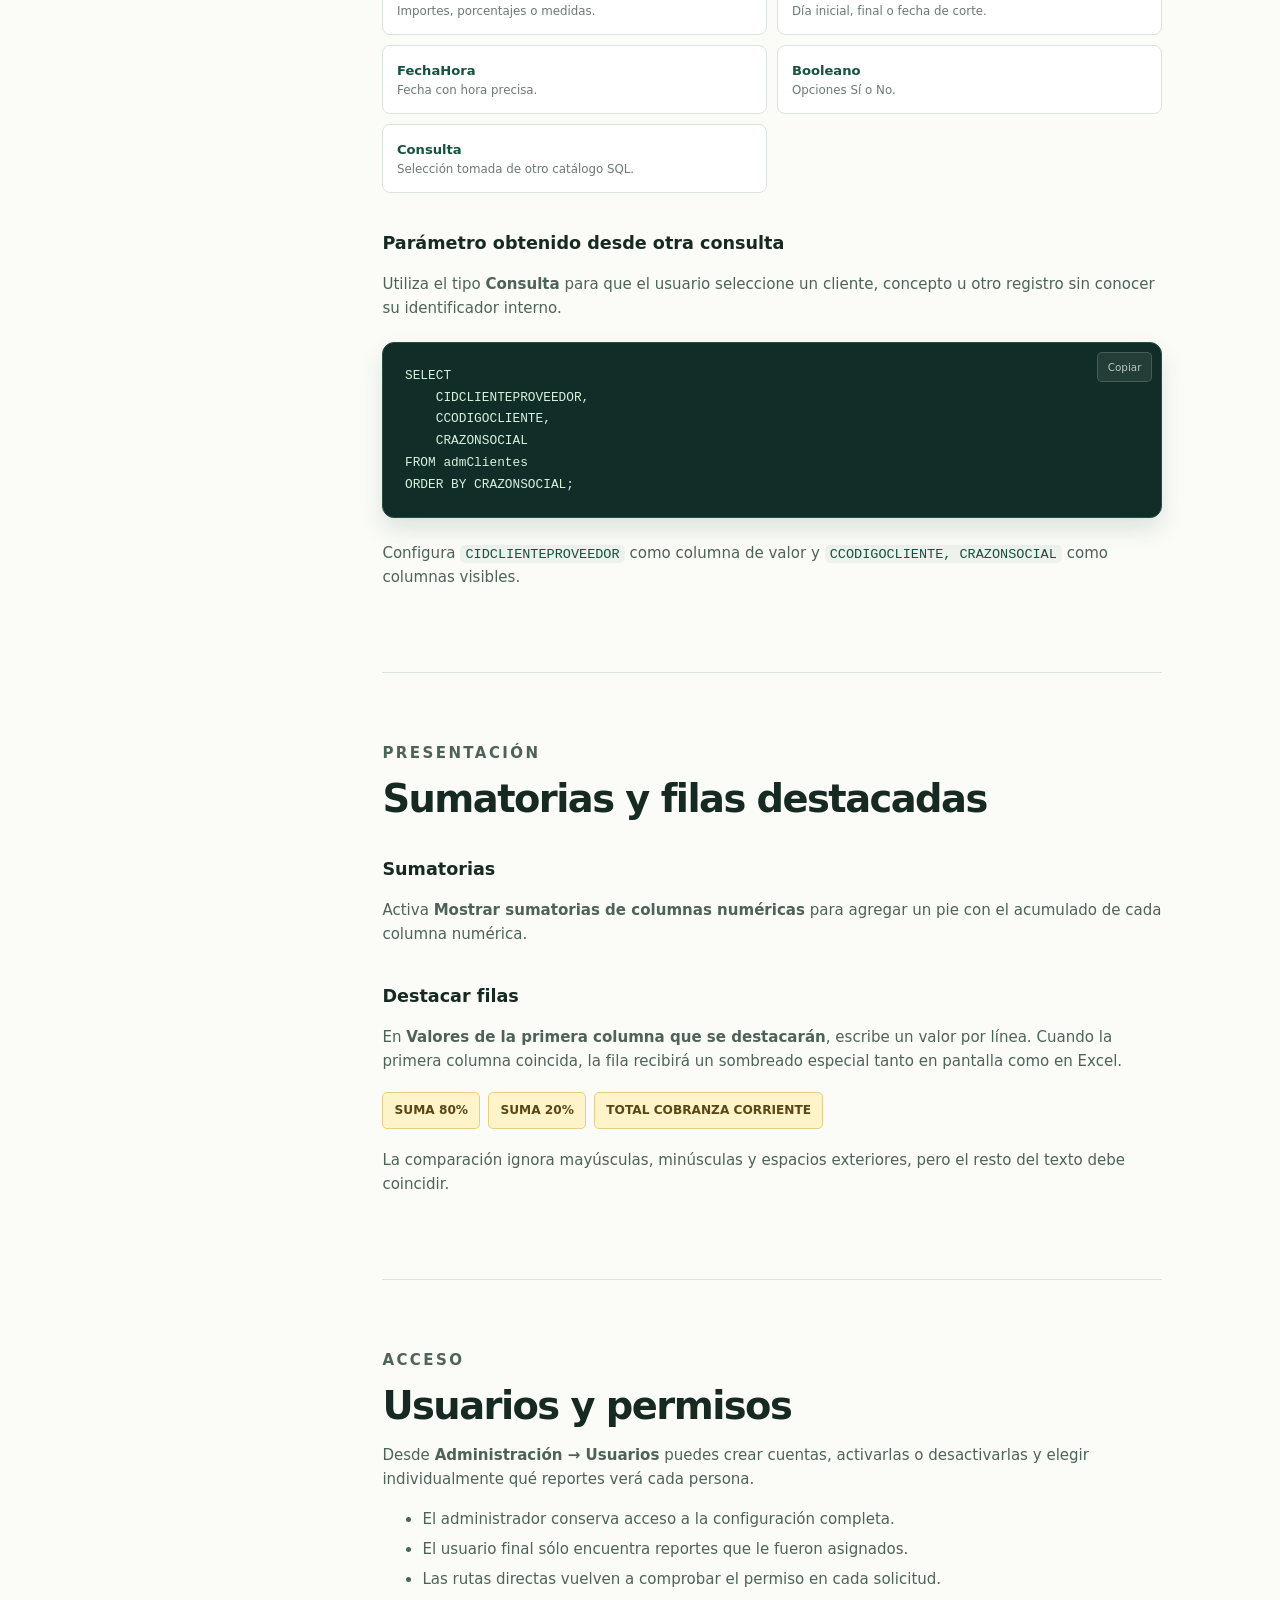
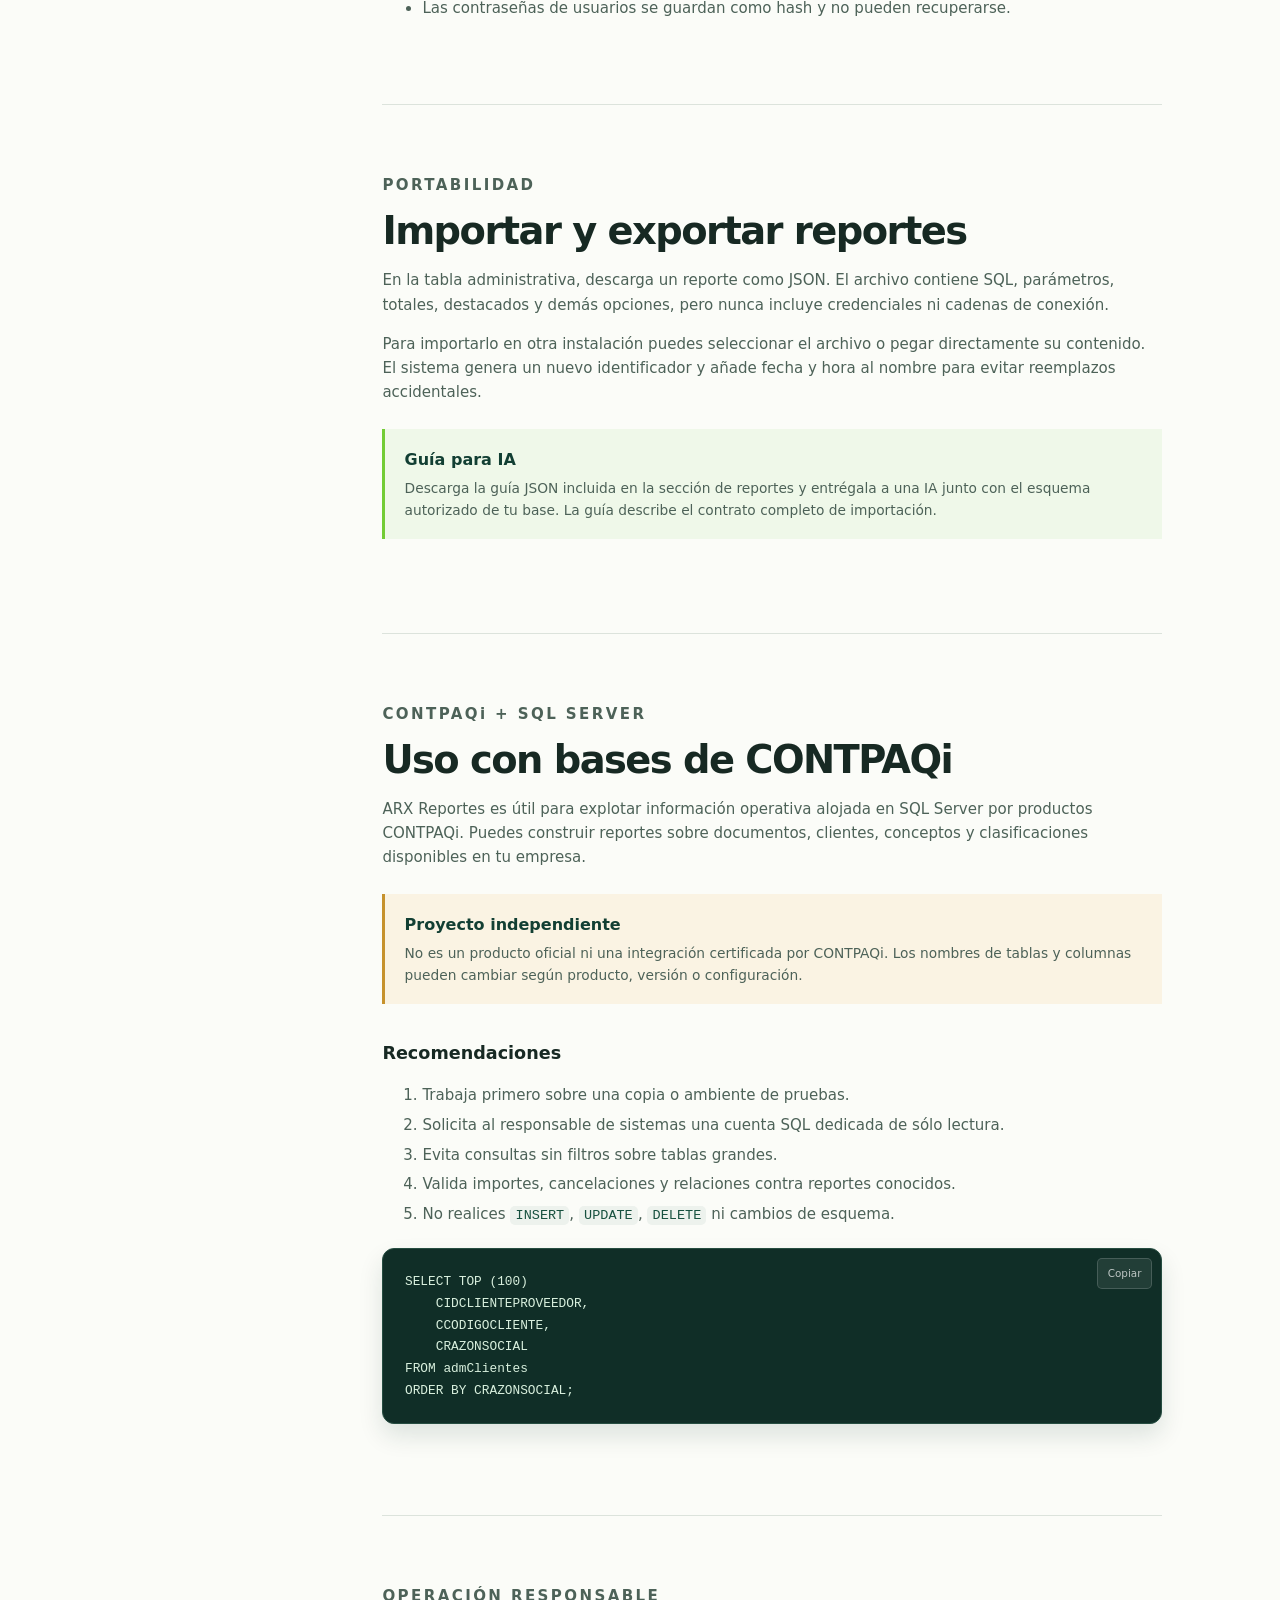
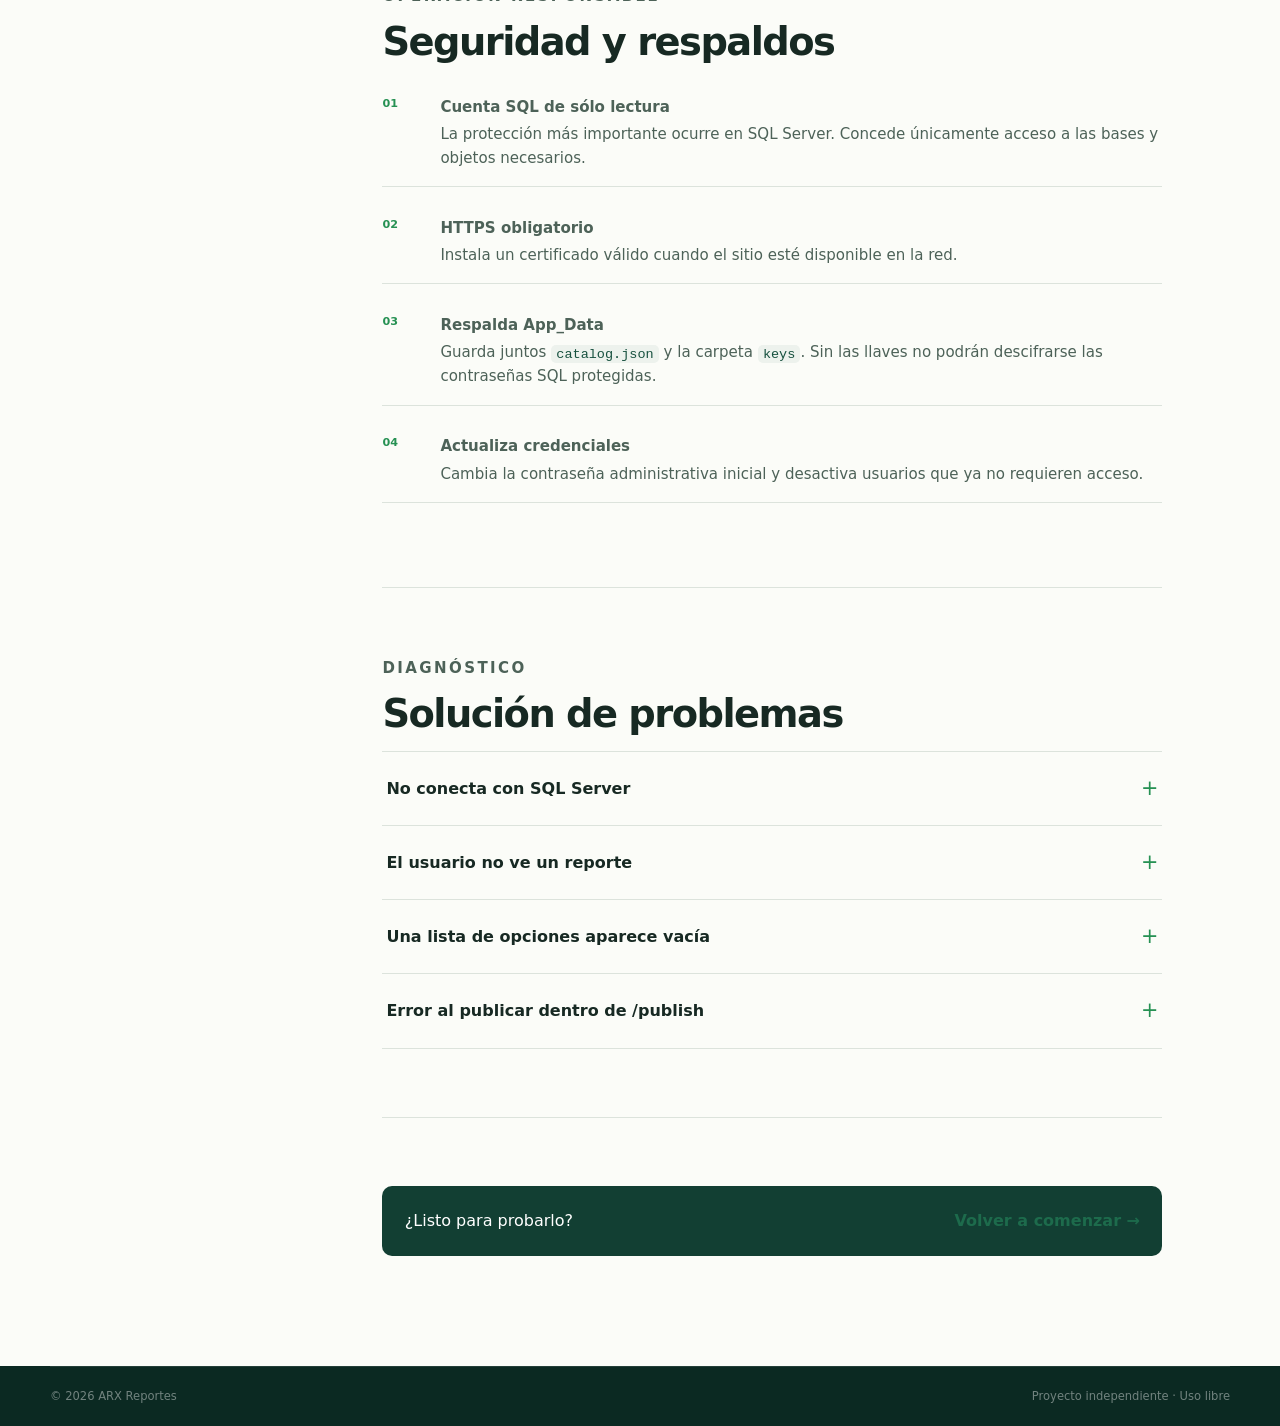
<file: sitio-informativo/documentacion.html>
<!doctype html>
<html lang="es-MX">
<head>
    <meta charset="utf-8">
    <meta name="viewport" content="width=device-width, initial-scale=1">
    <meta name="description" content="Documentación de ARX Reportes: instalación, publicación, conexiones SQL Server, reportes, parámetros, usuarios y uso con CONTPAQi.">
    <meta name="theme-color" content="#123f33">
    <title>Documentación | ARX Reportes</title>
    <link rel="icon" href="assets/images/arx-reportes-logo.png">
    <link rel="stylesheet" href="assets/styles.css">
</head>
<body class="docs-page">
    <a class="skip-link" href="#contenido">Saltar al contenido</a>
    <header class="site-header">
        <div class="nav-shell">
            <a class="brand" href="index.html" aria-label="ARX Reportes, inicio"><img src="assets/images/arx-reportes-logo.png" alt="ARX Reportes" width="700" height="259"></a>
            <button class="menu-button" type="button" aria-expanded="false" aria-controls="site-menu"><span></span><span></span><span></span><span class="sr-only">Abrir menú</span></button>
            <nav class="site-menu" id="site-menu" aria-label="Navegación principal"><a href="index.html#producto">Producto</a><a href="index.html#contpaqi">CONTPAQi</a><a href="index.html#como-funciona">Cómo funciona</a><a class="active" href="documentacion.html">Documentación</a><a class="nav-cta github-button" href="https://github.com/capvcapv/arx_reportes" target="_blank" rel="noopener noreferrer"><img src="assets/images/github-mark.svg" alt="" aria-hidden="true"> GitHub</a></nav>
        </div>
    </header>

    <main id="contenido">
        <section class="docs-hero">
            <div class="section-shell">
                <p class="eyebrow">CENTRO DE AYUDA</p>
                <h1>Documentación de ARX Reportes</h1>
                <p>Instala, configura y publica tus primeros reportes con una guía clara, desde la conexión SQL hasta los permisos de cada usuario.</p>
                <label class="docs-search"><span aria-hidden="true">⌕</span><span class="sr-only">Buscar en la documentación</span><input type="search" id="docs-search" placeholder="Buscar: parámetros, IIS, respaldos…" autocomplete="off"></label>
            </div>
        </section>

        <div class="section-shell docs-layout">
            <aside class="docs-sidebar" aria-label="Contenido de la documentación">
                <b>En esta guía</b>
                <nav>
                    <a href="#introduccion">Introducción</a>
                    <a href="#inicio-rapido">Inicio rápido</a>
                    <a href="#publicacion">Publicación en Windows</a>
                    <a href="#conexiones">Conexiones SQL Server</a>
                    <a href="#reportes">Creación de reportes</a>
                    <a href="#parametros">Parámetros</a>
                    <a href="#presentacion">Totales y destacados</a>
                    <a href="#usuarios">Usuarios y permisos</a>
                    <a href="#transferencia">Importar y exportar</a>
                    <a href="#contpaqi">Uso con CONTPAQi</a>
                    <a href="#seguridad">Seguridad y respaldos</a>
                    <a href="#problemas">Solución de problemas</a>
                </nav>
            </aside>

            <article class="docs-content">
                <section id="introduccion" data-doc-section>
                    <p class="doc-kicker">CONCEPTOS BÁSICOS</p>
                    <h2>¿Qué es ARX Reportes?</h2>
                    <p>Es una aplicación web que convierte sentencias de consulta de SQL Server en reportes disponibles desde el navegador. Un administrador prepara la consulta y sus filtros; el usuario final solamente captura parámetros, visualiza resultados y exporta a Excel.</p>
                    <div class="callout callout-green"><b>Uso libre</b><p>ARX Reportes puede utilizarse sin cargos por usuario. Se instala en infraestructura propia y la información permanece bajo el control de la organización.</p></div>
                    <div class="repo-card">
                        <div><span>REPOSITORIO PÚBLICO</span><b>capvcapv/arx_reportes</b><p>Consulta el código, descarga una copia o clona el proyecto directamente desde GitHub.</p></div>
                        <a class="button button-primary github-button" href="https://github.com/capvcapv/arx_reportes" target="_blank" rel="noopener noreferrer"><img src="assets/images/github-mark.svg" alt="" aria-hidden="true"> Abrir en GitHub</a>
                    </div>
                    <h3>Capacidades principales</h3>
                    <ul>
                        <li>Múltiples conexiones e instancias de SQL Server.</li>
                        <li>Consultas que comienzan con <code>SELECT</code> o <code>WITH</code>.</li>
                        <li>Parámetros manuales o seleccionados desde un catálogo SQL.</li>
                        <li>Usuarios con permisos individuales por reporte.</li>
                        <li>Sumatorias, filas destacadas y exportación a Excel.</li>
                        <li>Transferencia de reportes mediante archivos JSON.</li>
                    </ul>
                </section>

                <section id="inicio-rapido" data-doc-section>
                    <p class="doc-kicker">PRIMERA EJECUCIÓN</p>
                    <h2>Inicio rápido</h2>
                    <p>Para desarrollo o una prueba local necesitas Git, el SDK de .NET compatible con la versión del proyecto y acceso de red a SQL Server.</p>
                    <ol class="doc-steps">
                        <li><span>1</span><div><b>Descarga o clona el repositorio</b><p>Abre GitHub para <a href="https://github.com/capvcapv/arx_reportes/archive/refs/heads/main.zip">descargar el ZIP</a>, o clónalo desde una terminal:</p><div class="code-block"><button class="copy-code" type="button">Copiar</button><pre><code>git clone https://github.com/capvcapv/arx_reportes.git
cd arx_reportes</code></pre></div></div></li>
                        <li><span>2</span><div><b>Configura la clave administrativa</b><p>Define una contraseña segura mediante la variable <code>Admin__Password</code>. No conserves la contraseña inicial al publicar.</p></div></li>
                        <li><span>3</span><div><b>Inicia la aplicación</b><div class="code-block"><button class="copy-code" type="button">Copiar</button><pre><code>dotnet restore
dotnet run</code></pre></div></div></li>
                        <li><span>4</span><div><b>Abre la dirección mostrada</b><p>Entra a Administración, registra una conexión y utiliza el botón de prueba antes de crear reportes.</p></div></li>
                    </ol>
                </section>

                <section id="publicacion" data-doc-section>
                    <p class="doc-kicker">SERVIDOR DEL CLIENTE</p>
                    <h2>Publicación en Windows</h2>
                    <p>Para generar un paquete independiente para Windows de 64 bits, ejecuta desde la carpeta del proyecto:</p>
                    <div class="code-block"><button class="copy-code" type="button">Copiar</button><pre><code>dotnet publish -c Release \
  -r win-x64 \
  --self-contained true \
  -o ./publish/win-x64</code></pre></div>
                    <p>Copia todo el contenido de <code>publish/win-x64</code> al servidor. Para una prueba temporal puedes iniciar <code>ArxReportes.exe</code>; para operación permanente utiliza IIS, un Application Pool exclusivo y un certificado HTTPS.</p>
                    <h3>Permiso necesario</h3>
                    <p>La identidad que ejecuta el sitio necesita permiso de modificación únicamente sobre <code>App_Data</code>, ya que ahí se guarda el catálogo y las llaves de protección.</p>
                    <div class="callout callout-amber"><b>Al actualizar</b><p>Detén el sitio, respalda la instalación y reemplaza los binarios, pero conserva <code>App_Data</code>. Esa carpeta contiene la configuración de la instalación.</p></div>
                </section>

                <section id="conexiones" data-doc-section>
                    <p class="doc-kicker">ORIGEN DE DATOS</p>
                    <h2>Conexiones SQL Server</h2>
                    <p>Desde <b>Administración → Conexiones</b> registra un nombre descriptivo, servidor o instancia, base de datos y método de autenticación.</p>
                    <table class="docs-table">
                        <thead><tr><th>Campo</th><th>Ejemplo</th><th>Uso</th></tr></thead>
                        <tbody>
                            <tr><td>Servidor</td><td><code>SERVIDOR\COMPAC</code></td><td>Nombre o dirección de la instancia.</td></tr>
                            <tr><td>Base de datos</td><td><code>adEmpresa_Ejemplo</code></td><td>Base sobre la que se ejecutarán las consultas.</td></tr>
                            <tr><td>Usuario SQL</td><td><code>arx_lectura</code></td><td>Cuenta dedicada, preferentemente de sólo lectura.</td></tr>
                            <tr><td>Cifrado</td><td>Activado</td><td>Protege el tráfico hacia SQL Server.</td></tr>
                        </tbody>
                    </table>
                    <p>El botón <b>Consultar bases</b> muestra únicamente las bases visibles para las credenciales capturadas. Siempre utiliza <b>Probar conexión</b> antes de guardar.</p>
                </section>

                <section id="reportes" data-doc-section>
                    <p class="doc-kicker">DISEÑADOR</p>
                    <h2>Creación de reportes</h2>
                    <p>Cada reporte tiene nombre, descripción, conexión, sentencia SQL, tiempo máximo de ejecución, orden y estado. Por seguridad funcional, la consulta debe iniciar con <code>SELECT</code> o <code>WITH</code>.</p>
                    <div class="code-block"><button class="copy-code" type="button">Copiar</button><pre><code>SELECT
    D.CFOLIO AS Folio,
    D.CFECHA AS Fecha,
    D.CRAZONSOCIAL AS Cliente,
    D.CTOTAL AS Total
FROM admDocumentos AS D
WHERE D.CFECHA BETWEEN @FechaInicial AND @FechaFinal
ORDER BY D.CFECHA DESC;</code></pre></div>
                    <div class="callout"><b>Usa parámetros</b><p>No concatenes texto capturado por el usuario dentro de la consulta. Escribe <code>@NombreParametro</code> y registra el mismo nombre, sin <code>@</code>, en la configuración.</p></div>
                </section>

                <section id="parametros" data-doc-section>
                    <p class="doc-kicker">FILTROS</p>
                    <h2>Parámetros disponibles</h2>
                    <p>Los parámetros permiten reutilizar una consulta sin pedir al usuario que modifique SQL.</p>
                    <div class="parameter-doc-grid">
                        <div><b>Texto</b><span>Códigos, nombres o estados.</span></div><div><b>Entero</b><span>Identificadores y cantidades completas.</span></div><div><b>Decimal</b><span>Importes, porcentajes o medidas.</span></div><div><b>Fecha</b><span>Día inicial, final o fecha de corte.</span></div><div><b>FechaHora</b><span>Fecha con hora precisa.</span></div><div><b>Booleano</b><span>Opciones Sí o No.</span></div><div><b>Consulta</b><span>Selección tomada de otro catálogo SQL.</span></div>
                    </div>
                    <h3>Parámetro obtenido desde otra consulta</h3>
                    <p>Utiliza el tipo <b>Consulta</b> para que el usuario seleccione un cliente, concepto u otro registro sin conocer su identificador interno.</p>
                    <div class="code-block"><button class="copy-code" type="button">Copiar</button><pre><code>SELECT
    CIDCLIENTEPROVEEDOR,
    CCODIGOCLIENTE,
    CRAZONSOCIAL
FROM admClientes
ORDER BY CRAZONSOCIAL;</code></pre></div>
                    <p>Configura <code>CIDCLIENTEPROVEEDOR</code> como columna de valor y <code>CCODIGOCLIENTE, CRAZONSOCIAL</code> como columnas visibles.</p>
                </section>

                <section id="presentacion" data-doc-section>
                    <p class="doc-kicker">PRESENTACIÓN</p>
                    <h2>Sumatorias y filas destacadas</h2>
                    <h3>Sumatorias</h3>
                    <p>Activa <b>Mostrar sumatorias de columnas numéricas</b> para agregar un pie con el acumulado de cada columna numérica.</p>
                    <h3>Destacar filas</h3>
                    <p>En <b>Valores de la primera columna que se destacarán</b>, escribe un valor por línea. Cuando la primera columna coincida, la fila recibirá un sombreado especial tanto en pantalla como en Excel.</p>
                    <div class="value-example"><span>SUMA 80%</span><span>SUMA 20%</span><span>TOTAL COBRANZA CORRIENTE</span></div>
                    <p>La comparación ignora mayúsculas, minúsculas y espacios exteriores, pero el resto del texto debe coincidir.</p>
                </section>

                <section id="usuarios" data-doc-section>
                    <p class="doc-kicker">ACCESO</p>
                    <h2>Usuarios y permisos</h2>
                    <p>Desde <b>Administración → Usuarios</b> puedes crear cuentas, activarlas o desactivarlas y elegir individualmente qué reportes verá cada persona.</p>
                    <ul>
                        <li>El administrador conserva acceso a la configuración completa.</li>
                        <li>El usuario final sólo encuentra reportes que le fueron asignados.</li>
                        <li>Las rutas directas vuelven a comprobar el permiso en cada solicitud.</li>
                        <li>Las contraseñas de usuarios se guardan como hash y no pueden recuperarse.</li>
                    </ul>
                </section>

                <section id="transferencia" data-doc-section>
                    <p class="doc-kicker">PORTABILIDAD</p>
                    <h2>Importar y exportar reportes</h2>
                    <p>En la tabla administrativa, descarga un reporte como JSON. El archivo contiene SQL, parámetros, totales, destacados y demás opciones, pero nunca incluye credenciales ni cadenas de conexión.</p>
                    <p>Para importarlo en otra instalación puedes seleccionar el archivo o pegar directamente su contenido. El sistema genera un nuevo identificador y añade fecha y hora al nombre para evitar reemplazos accidentales.</p>
                    <div class="callout callout-green"><b>Guía para IA</b><p>Descarga la guía JSON incluida en la sección de reportes y entrégala a una IA junto con el esquema autorizado de tu base. La guía describe el contrato completo de importación.</p></div>
                </section>

                <section id="contpaqi" data-doc-section>
                    <p class="doc-kicker">CONTPAQi + SQL SERVER</p>
                    <h2>Uso con bases de CONTPAQi</h2>
                    <p>ARX Reportes es útil para explotar información operativa alojada en SQL Server por productos CONTPAQi. Puedes construir reportes sobre documentos, clientes, conceptos y clasificaciones disponibles en tu empresa.</p>
                    <div class="callout callout-amber"><b>Proyecto independiente</b><p>No es un producto oficial ni una integración certificada por CONTPAQi. Los nombres de tablas y columnas pueden cambiar según producto, versión o configuración.</p></div>
                    <h3>Recomendaciones</h3>
                    <ol>
                        <li>Trabaja primero sobre una copia o ambiente de pruebas.</li>
                        <li>Solicita al responsable de sistemas una cuenta SQL dedicada de sólo lectura.</li>
                        <li>Evita consultas sin filtros sobre tablas grandes.</li>
                        <li>Valida importes, cancelaciones y relaciones contra reportes conocidos.</li>
                        <li>No realices <code>INSERT</code>, <code>UPDATE</code>, <code>DELETE</code> ni cambios de esquema.</li>
                    </ol>
                    <div class="code-block"><button class="copy-code" type="button">Copiar</button><pre><code>SELECT TOP (100)
    CIDCLIENTEPROVEEDOR,
    CCODIGOCLIENTE,
    CRAZONSOCIAL
FROM admClientes
ORDER BY CRAZONSOCIAL;</code></pre></div>
                </section>

                <section id="seguridad" data-doc-section>
                    <p class="doc-kicker">OPERACIÓN RESPONSABLE</p>
                    <h2>Seguridad y respaldos</h2>
                    <ul class="security-list">
                        <li><span>01</span><div><b>Cuenta SQL de sólo lectura</b><p>La protección más importante ocurre en SQL Server. Concede únicamente acceso a las bases y objetos necesarios.</p></div></li>
                        <li><span>02</span><div><b>HTTPS obligatorio</b><p>Instala un certificado válido cuando el sitio esté disponible en la red.</p></div></li>
                        <li><span>03</span><div><b>Respalda App_Data</b><p>Guarda juntos <code>catalog.json</code> y la carpeta <code>keys</code>. Sin las llaves no podrán descifrarse las contraseñas SQL protegidas.</p></div></li>
                        <li><span>04</span><div><b>Actualiza credenciales</b><p>Cambia la contraseña administrativa inicial y desactiva usuarios que ya no requieren acceso.</p></div></li>
                    </ul>
                </section>

                <section id="problemas" data-doc-section>
                    <p class="doc-kicker">DIAGNÓSTICO</p>
                    <h2>Solución de problemas</h2>
                    <div class="troubleshooting">
                        <details><summary>No conecta con SQL Server<span>+</span></summary><p>Confirma servidor e instancia, credenciales, nombre de base, protocolo TCP/IP, firewall y que SQL Server acepte el método de autenticación elegido.</p></details>
                        <details><summary>El usuario no ve un reporte<span>+</span></summary><p>Comprueba que el reporte y la conexión estén activos, y que el reporte esté marcado en los permisos de ese usuario.</p></details>
                        <details><summary>Una lista de opciones aparece vacía<span>+</span></summary><p>Ejecuta la consulta de opciones directamente en SQL Server y verifica que la columna configurada como valor exista en el resultado.</p></details>
                        <details><summary>Error al publicar dentro de /publish<span>+</span></summary><p>La carpeta <code>publish/**</code> debe permanecer excluida de los elementos del proyecto para evitar que una publicación anterior se incluya recursivamente.</p></details>
                    </div>
                </section>

                <div class="doc-end"><span>¿Listo para probarlo?</span><a href="index.html#comenzar">Volver a comenzar →</a></div>
                <p class="no-results" hidden>No encontramos una sección con ese término.</p>
            </article>
        </div>
    </main>

    <footer class="site-footer docs-footer">
        <div class="section-shell footer-bottom"><span>© <span data-year></span> ARX Reportes</span><span>Proyecto independiente · Uso libre</span></div>
    </footer>
    <script src="assets/site.js"></script>
</body>
</html>
</file>
<file: sitio-informativo/assets/styles.css>
:root {
    --ink: #172923;
    --ink-soft: #41564e;
    --green-950: #0b3027;
    --green-900: #123f33;
    --green-800: #17513f;
    --green-700: #1d6b4c;
    --green-600: #269153;
    --lime: #73cc35;
    --lime-soft: #dff2ce;
    --paper: #fffef9;
    --paper-2: #f5f3eb;
    --line: #dce3dc;
    --amber: #c6922d;
    --shadow: 0 22px 65px rgba(17, 62, 48, .12);
    --radius: 24px;
}

* { box-sizing: border-box; }
html { scroll-behavior: smooth; scroll-padding-top: 100px; }
body { margin: 0; color: var(--ink); background: var(--paper); font-family: Inter, ui-sans-serif, system-ui, -apple-system, BlinkMacSystemFont, "Segoe UI", sans-serif; line-height: 1.6; -webkit-font-smoothing: antialiased; }
img { display: block; max-width: 100%; }
a { color: inherit; }
button, input { font: inherit; }
code { padding: .12em .38em; border-radius: 5px; background: #edf2ed; color: #17513f; font: .9em ui-monospace, SFMono-Regular, Menlo, Monaco, Consolas, monospace; }
.sr-only { position: absolute !important; width: 1px; height: 1px; padding: 0; overflow: hidden; clip: rect(0, 0, 0, 0); white-space: nowrap; border: 0; }
.skip-link { position: fixed; z-index: 1000; top: 8px; left: 8px; padding: .7rem 1rem; border-radius: 8px; background: #fff; color: var(--green-900); transform: translateY(-150%); }
.skip-link:focus { transform: none; }
.section-shell, .nav-shell { width: min(1180px, calc(100% - 40px)); margin-inline: auto; }
.section { padding-block: 104px; }
.eyebrow, .doc-kicker { margin: 0 0 1rem; color: var(--green-600); font-size: .76rem; font-weight: 850; letter-spacing: .16em; }

.site-header { position: sticky; z-index: 100; top: 0; border-bottom: 1px solid rgba(215, 226, 218, .82); background: rgba(255, 254, 249, .88); box-shadow: 0 4px 20px rgba(20, 57, 46, .04); backdrop-filter: blur(18px) saturate(130%); }
.nav-shell { display: flex; align-items: center; justify-content: space-between; min-height: 82px; }
.brand { display: block; width: 178px; height: 58px; overflow: hidden; }
.brand img { width: 100%; height: 100%; object-fit: contain; }
.site-menu { display: flex; align-items: center; gap: .28rem; }
.site-menu a { padding: .62rem .83rem; border-radius: 8px; color: #40534c; font-size: .88rem; font-weight: 680; text-decoration: none; transition: .18s ease; }
.site-menu a:hover, .site-menu a:focus-visible, .site-menu a.active { color: var(--green-800); background: #edf5ed; }
.site-menu .nav-cta { margin-left: .65rem; padding-inline: 1.15rem; color: #fff; background: var(--green-900); box-shadow: 0 8px 18px rgba(13, 59, 44, .16); }
.site-menu .nav-cta:hover, .site-menu .nav-cta:focus-visible { color: #fff; background: var(--green-700); transform: translateY(-1px); }
.menu-button { display: none; width: 44px; height: 42px; padding: 10px; border: 1px solid var(--line); border-radius: 10px; background: #fff; }
.menu-button > span:not(.sr-only) { display: block; height: 2px; margin: 4px 0; border-radius: 2px; background: var(--green-900); }

.hero { display: grid; grid-template-columns: .9fr 1.1fr; align-items: center; gap: clamp(36px, 6vw, 84px); min-height: 690px; padding-block: 82px 94px; }
.hero::before { position: absolute; z-index: -1; top: 82px; right: 0; width: 45vw; height: 620px; background: radial-gradient(circle at 55% 45%, rgba(107, 201, 68, .16), transparent 58%); content: ""; pointer-events: none; }
.pill { display: inline-flex; align-items: center; gap: .55rem; margin-bottom: 2rem; padding: .46rem .78rem; border: 1px solid #cde4ce; border-radius: 999px; background: #f0f8ed; color: #285e3d; font-size: .78rem; font-weight: 750; }
.pill span { width: 8px; height: 8px; border-radius: 50%; background: var(--lime); box-shadow: 0 0 0 4px rgba(115, 204, 53, .16); }
.hero h1 { max-width: 640px; margin: 0 0 1.4rem; font-size: clamp(3rem, 5vw, 5.6rem); font-weight: 790; line-height: .98; letter-spacing: -.065em; }
.hero h1 em { display: inline-block; color: var(--green-700); font-family: Georgia, "Times New Roman", serif; font-weight: 500; letter-spacing: -.045em; }
.hero-lead { max-width: 620px; margin: 0; color: var(--ink-soft); font-size: 1.1rem; }
.hero-actions { display: flex; flex-wrap: wrap; gap: .75rem; margin-top: 2.2rem; }
.button { display: inline-flex; align-items: center; justify-content: center; gap: .7rem; min-height: 50px; padding: .76rem 1.25rem; border: 1px solid transparent; border-radius: 8px; font-size: .9rem; font-weight: 780; text-decoration: none; transition: .18s ease; }
.button:hover { transform: translateY(-2px); }
.button-primary { color: #fff; background: var(--green-900); box-shadow: 0 12px 25px rgba(13, 59, 44, .18); }
.button-primary:hover { background: var(--green-700); }
.button-secondary { border-color: #d7ded8; background: #fff; }
.button-secondary:hover { border-color: #9fb8a8; background: #f8fbf7; }
.hero-proof { display: flex; flex-wrap: wrap; gap: .65rem 1.1rem; margin-top: 2rem; color: #53665f; font-size: .78rem; font-weight: 630; }
.hero-proof b { color: var(--green-600); }
.hero-product { position: relative; perspective: 1100px; }
.product-window { position: relative; overflow: hidden; border: 1px solid rgba(255, 255, 255, .82); border-radius: 22px; background: rgba(255, 255, 255, .94); box-shadow: 0 35px 85px rgba(16, 66, 49, .22), 0 1px 0 #fff inset; transform: rotateY(-4deg) rotateX(1deg); }
.window-bar { display: flex; align-items: center; gap: 6px; height: 54px; padding: 0 18px; border-bottom: 1px solid #e9eee9; background: #fafbf8; }
.window-bar > span { width: 9px; height: 9px; border-radius: 50%; background: #cfdbd2; }
.window-bar > span:first-child { background: #7bcc46; }
.window-bar small { margin-left: 10px; color: #718078; font-weight: 700; }
.metric-row { display: grid; grid-template-columns: 1fr 1fr; gap: 14px; padding: 22px; background: linear-gradient(135deg, #f4f8f2, #fff); }
.metric-row div { padding: 16px; border: 1px solid #e3ebe3; border-radius: 12px; background: #fff; }
.metric-row small, .metric-row span { display: block; color: #7b8982; font-size: .69rem; }
.metric-row strong { display: block; margin: .28rem 0 .14rem; color: var(--green-900); font-size: clamp(1.05rem, 2vw, 1.42rem); }
.mock-table { padding: 0 22px 14px; font-size: .7rem; }
.mock-table > div { display: grid; grid-template-columns: 1.5fr 1fr 1fr; gap: 10px; padding: 12px 10px; border-bottom: 1px solid #edf0ec; }
.mock-table span:not(:first-child) { text-align: right; }
.mock-table .mock-head { color: #78867f; background: #f7f9f6; font-size: .62rem; font-weight: 800; letter-spacing: .06em; text-transform: uppercase; }
.mock-table .mock-highlight { border-block: 1px solid #eedb9d; background: #fff3c9; color: #554418; font-weight: 800; }
.window-foot { display: flex; align-items: center; justify-content: space-between; padding: 15px 22px; border-top: 1px solid #e8eee8; background: #fbfcfa; color: #607169; font-size: .68rem; }
.window-foot > span { display: flex; align-items: center; gap: .4rem; }
.window-foot i { width: 7px; height: 7px; border-radius: 50%; background: var(--lime); }
.window-foot button { padding: .55rem .72rem; border: 0; border-radius: 6px; background: var(--green-700); color: #fff; font-size: .67rem; font-weight: 750; }
.floating-note { position: absolute; right: -26px; bottom: -30px; display: flex; align-items: center; gap: .7rem; padding: .8rem 1rem; border: 1px solid rgba(255, 255, 255, .8); border-radius: 12px; background: rgba(255, 255, 255, .82); box-shadow: 0 18px 35px rgba(14, 57, 43, .17); backdrop-filter: blur(14px); }
.floating-note > span { display: grid; place-items: center; width: 34px; height: 34px; border-radius: 8px; background: var(--lime-soft); color: var(--green-700); font-weight: 900; }
.floating-note b, .floating-note small { display: block; }
.floating-note b { font-size: .76rem; }
.floating-note small { color: #74827b; font-size: .66rem; }

.trust-strip { border-block: 1px solid #e4e9e4; background: #f7f7f1; }
.trust-grid { display: grid; grid-template-columns: repeat(4, 1fr); }
.trust-grid p { display: grid; justify-content: center; gap: .1rem; margin: 0; padding: 22px 14px; border-right: 1px solid #e0e5df; text-align: center; }
.trust-grid p:last-child { border: 0; }
.trust-grid strong { color: var(--green-900); font-size: 1rem; }
.trust-grid span { color: #78857f; font-size: .7rem; }

.section-intro { margin-bottom: 48px; }
.section-intro h2, .contpaqi-copy h2, .docs-grid h2, .cta-panel h2 { margin: 0; font-size: clamp(2rem, 3.4vw, 3.4rem); line-height: 1.08; letter-spacing: -.045em; }
.split-intro { display: grid; grid-template-columns: 1.3fr .7fr; align-items: end; gap: 70px; }
.split-intro > p { margin: 0 0 .3rem; color: var(--ink-soft); }
.centered { max-width: 760px; margin-inline: auto; text-align: center; }
.feature-grid { display: grid; grid-template-columns: repeat(6, 1fr); gap: 18px; }
.feature-card { grid-column: span 2; min-height: 275px; padding: 28px; border: 1px solid var(--line); border-radius: 18px; background: #fff; box-shadow: 0 12px 35px rgba(19, 55, 44, .06); }
.feature-card:nth-child(4), .feature-card:nth-child(5) { grid-column: span 3; min-height: 230px; }
.feature-card-primary { color: #fff; background: var(--green-900); border-color: var(--green-900); }
.feature-card h3 { margin: 1.5rem 0 .6rem; font-size: 1.18rem; }
.feature-card p { margin: 0; color: #607169; font-size: .9rem; }
.feature-card-primary p { color: rgba(255, 255, 255, .68); }
.feature-number { color: var(--lime); font-size: .72rem; font-weight: 850; letter-spacing: .12em; }
.feature-icon { display: grid; place-items: center; width: 42px; height: 42px; border-radius: 10px; background: #eaf5e7; color: var(--green-700); font-size: 1.2rem; font-weight: 800; }
.mini-code { margin-top: 1.5rem; padding: .75rem; border: 1px solid rgba(255, 255, 255, .12); border-radius: 8px; background: rgba(255, 255, 255, .07); }
.mini-code code { padding: 0; background: transparent; color: #bfeda0; font-size: .76rem; }

.contpaqi-section { overflow: hidden; background: var(--paper-2); }
.contpaqi-grid { display: grid; grid-template-columns: .9fr 1.1fr; align-items: center; gap: clamp(50px, 8vw, 110px); }
.contpaqi-visual { position: relative; width: min(100%, 450px); min-height: 560px; margin-inline: auto; }
.contpaqi-visual::before { position: absolute; inset: 8% -12% -5% 12%; border-radius: 28px; background: var(--green-900); content: ""; }
.contpaqi-visual > img { position: absolute; inset: 0; width: 88%; height: 100%; border-radius: 20px; object-fit: cover; box-shadow: var(--shadow); }
.data-card { position: absolute; z-index: 2; display: grid; gap: .15rem; min-width: 185px; padding: 16px 18px; border: 1px solid rgba(255, 255, 255, .84); border-radius: 12px; background: rgba(255, 255, 255, .88); box-shadow: 0 18px 38px rgba(13, 52, 40, .18); backdrop-filter: blur(14px); }
.data-card small { color: #75847c; font-size: .67rem; }
.data-card strong { color: var(--green-900); font: 750 .83rem ui-monospace, SFMono-Regular, Menlo, monospace; }
.data-card-a { top: 18%; right: -7%; }
.data-card-b { right: 5%; bottom: 12%; }
.contpaqi-copy > p:not(.eyebrow) { color: var(--ink-soft); font-size: 1.02rem; }
.check-list { display: grid; gap: 1.05rem; margin: 2rem 0; padding: 0; list-style: none; }
.check-list li { display: flex; gap: .9rem; }
.check-list li > span { flex: 0 0 auto; display: grid; place-items: center; width: 28px; height: 28px; border-radius: 50%; background: var(--lime-soft); color: var(--green-700); font-size: .78rem; font-weight: 900; }
.check-list b, .check-list small { display: block; }
.check-list small { margin-top: .14rem; color: #6b7a73; }
.notice { padding: 1rem 1.1rem; border-left: 3px solid var(--amber); background: #f8f0de; color: #675c42; font-size: .82rem; }

.steps { position: relative; display: grid; grid-template-columns: repeat(4, 1fr); gap: 28px; margin: 58px 0 0; padding: 0; list-style: none; }
.steps::before { position: absolute; top: 24px; right: 10%; left: 10%; height: 1px; background: #d5ded6; content: ""; }
.steps li { position: relative; text-align: center; }
.steps li > span { position: relative; display: grid; place-items: center; width: 48px; height: 48px; margin: 0 auto 1.4rem; border: 1px solid #cfe0d2; border-radius: 50%; background: var(--paper); color: var(--green-700); font-size: .82rem; font-weight: 850; box-shadow: 0 0 0 9px var(--paper); }
.steps h3 { margin: 0 0 .5rem; font-size: 1.02rem; }
.steps p { margin: 0; color: #687970; font-size: .84rem; }

.docs-preview { color: #fff; background: var(--green-950); }
.docs-grid { display: grid; grid-template-columns: .85fr 1.15fr; align-items: center; gap: clamp(55px, 8vw, 110px); }
.docs-grid .eyebrow { color: #99df65; }
.docs-grid > div:first-child > p:not(.eyebrow) { color: rgba(255, 255, 255, .64); }
.text-link { display: inline-flex; gap: .55rem; margin-top: 1.2rem; color: #b7e991; font-weight: 780; text-decoration: none; }
.docs-index { display: grid; border-top: 1px solid rgba(255, 255, 255, .14); }
.docs-index a { display: grid; grid-template-columns: 42px 1fr auto; align-items: center; gap: 14px; padding: 20px 4px; border-bottom: 1px solid rgba(255, 255, 255, .14); text-decoration: none; transition: padding .18s ease, background .18s ease; }
.docs-index a:hover { padding-inline: 12px; background: rgba(255, 255, 255, .05); }
.docs-index a > span { color: #91d85f; font-size: .7rem; font-weight: 800; }
.docs-index b, .docs-index small { display: block; }
.docs-index small { color: rgba(255, 255, 255, .48); }
.docs-index i { color: #9ddd70; font-style: normal; }

.cta-panel { display: grid; grid-template-columns: 1fr auto; align-items: center; gap: 40px; padding: clamp(34px, 6vw, 70px); overflow: hidden; border-radius: var(--radius); background: linear-gradient(125deg, #1a6247, #0e392f); color: #fff; box-shadow: var(--shadow); }
.cta-panel .eyebrow { color: #a8e678; }
.cta-panel p:not(.eyebrow) { max-width: 720px; margin-bottom: 0; color: rgba(255, 255, 255, .68); }
.button-light { min-width: 190px; color: var(--green-900); background: #fff; }
.cta-actions { display: grid; justify-items: center; gap: .65rem; }
.cta-doc-link { color: rgba(255, 255, 255, .74); font-size: .8rem; font-weight: 700; text-decoration: none; }
.cta-doc-link:hover { color: #fff; }
.faq-section { padding-top: 30px; }
.faq-list { max-width: 850px; margin-inline: auto; border-top: 1px solid var(--line); }
.faq-list details, .troubleshooting details { border-bottom: 1px solid var(--line); }
.faq-list summary, .troubleshooting summary { display: flex; align-items: center; justify-content: space-between; gap: 20px; padding: 20px 4px; font-weight: 730; cursor: pointer; list-style: none; }
.faq-list summary::-webkit-details-marker, .troubleshooting summary::-webkit-details-marker { display: none; }
.faq-list summary span, .troubleshooting summary span { color: var(--green-600); font-size: 1.3rem; font-weight: 400; transition: transform .18s ease; }
.faq-list details[open] summary span, .troubleshooting details[open] summary span { transform: rotate(45deg); }
.faq-list details p, .troubleshooting details p { margin: 0; padding: 0 40px 20px 4px; color: var(--ink-soft); }

.site-footer { padding-top: 66px; background: #0b2922; color: rgba(255, 255, 255, .67); }
.footer-grid { display: grid; grid-template-columns: 1.3fr .7fr .8fr 1.2fr; gap: 50px; padding-bottom: 55px; }
.footer-grid h2 { margin: 0 0 1rem; color: #fff; font-size: .75rem; letter-spacing: .08em; text-transform: uppercase; }
.footer-grid a { display: block; margin: .52rem 0; color: rgba(255, 255, 255, .65); font-size: .82rem; text-decoration: none; }
.footer-grid a:hover { color: #a9e47d; }
.footer-brand img { width: 155px; height: 60px; padding: 5px; border-radius: 9px; background: #fff; object-fit: contain; }
.footer-brand p, .footer-note p { font-size: .78rem; }
.footer-bottom { display: flex; justify-content: space-between; padding-block: 20px; border-top: 1px solid rgba(255, 255, 255, .1); color: rgba(255, 255, 255, .42); font-size: .72rem; }

/* Documentation */
.docs-page { background: #fbfcf8; }
.docs-hero { padding: 78px 0 68px; color: #fff; background-color: var(--green-950); background-image: linear-gradient(90deg, rgba(8, 44, 35, .96), rgba(8, 44, 35, .75)), url("images/reportes-hero.jpg"); background-position: center; background-size: cover; }
.docs-hero .eyebrow { color: #9bdf69; }
.docs-hero h1 { margin: 0 0 .9rem; font-size: clamp(2.5rem, 5vw, 4.6rem); line-height: 1; letter-spacing: -.055em; }
.docs-hero > div > p:not(.eyebrow) { max-width: 700px; color: rgba(255, 255, 255, .72); font-size: 1.05rem; }
.docs-search { display: flex; align-items: center; gap: .75rem; max-width: 660px; margin-top: 2rem; padding: 0 1rem; border: 1px solid rgba(255, 255, 255, .28); border-radius: 9px; background: rgba(255, 255, 255, .12); backdrop-filter: blur(10px); }
.docs-search > span:first-child { color: #b8e19b; font-size: 1.4rem; }
.docs-search input { flex: 1; height: 52px; border: 0; outline: 0; background: transparent; color: #fff; }
.docs-search input::placeholder { color: rgba(255, 255, 255, .55); }
.docs-layout { display: grid; grid-template-columns: 230px minmax(0, 780px); gap: clamp(45px, 8vw, 110px); align-items: start; padding-block: 70px 110px; }
.docs-sidebar { position: sticky; top: 112px; }
.docs-sidebar > b { display: block; margin-bottom: .8rem; color: #75847c; font-size: .7rem; letter-spacing: .1em; text-transform: uppercase; }
.docs-sidebar nav { display: grid; border-left: 1px solid #d9e1d9; }
.docs-sidebar a { padding: .42rem 0 .42rem 1rem; color: #5a6d64; font-size: .78rem; text-decoration: none; }
.docs-sidebar a:hover { margin-left: -1px; border-left: 2px solid var(--green-600); color: var(--green-700); }
.docs-content > section { padding: 0 0 68px; margin: 0 0 68px; border-bottom: 1px solid var(--line); }
.docs-content section[hidden] { display: none; }
.docs-content h2 { margin: 0 0 1rem; font-size: clamp(1.8rem, 3vw, 2.6rem); line-height: 1.12; letter-spacing: -.04em; }
.docs-content h3 { margin: 2.2rem 0 .7rem; font-size: 1.1rem; }
.docs-content p, .docs-content li { color: #4d6258; font-size: .94rem; }
.docs-content li { margin-block: .35rem; }
.doc-kicker { margin-bottom: .75rem; }
.callout { margin: 1.6rem 0; padding: 1.1rem 1.2rem; border-left: 3px solid #609581; background: #eef4f0; }
.callout b { color: var(--green-900); }
.callout p { margin: .3rem 0 0; font-size: .86rem; }
.callout-green { border-color: var(--lime); background: #eff8e9; }
.callout-amber { border-color: var(--amber); background: #faf3e3; }
.repo-card { display: grid; grid-template-columns: 1fr auto; align-items: center; gap: 24px; margin: 1.8rem 0; padding: 1.25rem; border: 1px solid #d4e2d6; border-radius: 14px; background: #fff; box-shadow: 0 12px 28px rgba(15, 59, 45, .07); }
.repo-card span, .repo-card b, .repo-card p { display: block; }
.repo-card span { margin-bottom: .18rem; color: var(--green-600); font-size: .63rem; font-weight: 850; letter-spacing: .12em; }
.repo-card b { color: var(--green-900); font: 750 .95rem ui-monospace, SFMono-Regular, Menlo, monospace; }
.repo-card p { margin: .3rem 0 0; font-size: .78rem; }
.docs-content a:not(.button) { color: var(--green-700); font-weight: 700; }
.doc-steps { display: grid; gap: 1rem; padding: 0; list-style: none; }
.doc-steps > li { display: grid; grid-template-columns: 36px 1fr; gap: 1rem; margin: 0; padding: 1.1rem; border: 1px solid var(--line); border-radius: 12px; background: #fff; }
.doc-steps > li > span { display: grid; place-items: center; width: 34px; height: 34px; border-radius: 50%; background: #eaf5e7; color: var(--green-700); font-size: .75rem; font-weight: 850; }
.doc-steps p { margin: .2rem 0 0; }
.code-block { position: relative; margin: 1.4rem 0; overflow: auto; border: 1px solid #264d41; border-radius: 12px; background: #102e27; box-shadow: 0 12px 25px rgba(11, 48, 39, .12); }
.code-block pre { margin: 0; padding: 1.35rem; }
.code-block code { padding: 0; background: transparent; color: #d9f0de; font: .8rem/1.65 ui-monospace, SFMono-Regular, Menlo, Monaco, Consolas, monospace; }
.copy-code { position: absolute; z-index: 1; top: 9px; right: 9px; padding: .36rem .62rem; border: 1px solid rgba(255, 255, 255, .16); border-radius: 5px; background: rgba(255, 255, 255, .08); color: rgba(255, 255, 255, .7); font-size: .65rem; cursor: pointer; }
.copy-code:hover { background: rgba(255, 255, 255, .16); }
.docs-table { width: 100%; margin: 1.4rem 0; border-collapse: collapse; border: 1px solid var(--line); background: #fff; font-size: .8rem; }
.docs-table th, .docs-table td { padding: .8rem; border-bottom: 1px solid var(--line); text-align: left; vertical-align: top; }
.docs-table th { background: #eff4ef; color: var(--green-900); font-size: .68rem; letter-spacing: .05em; text-transform: uppercase; }
.parameter-doc-grid { display: grid; grid-template-columns: repeat(2, 1fr); gap: 10px; margin: 1.3rem 0 2rem; }
.parameter-doc-grid > div { display: grid; padding: .85rem; border: 1px solid var(--line); border-radius: 8px; background: #fff; }
.parameter-doc-grid b { color: var(--green-800); font-size: .82rem; }
.parameter-doc-grid span { color: #697a72; font-size: .74rem; }
.value-example { display: flex; flex-wrap: wrap; gap: .5rem; margin: 1.2rem 0; }
.value-example span { padding: .48rem .7rem; border: 1px solid #e6ce85; border-radius: 5px; background: #fff3c9; color: #594715; font-size: .76rem; font-weight: 780; }
.security-list { display: grid; gap: .8rem; padding: 0; list-style: none; }
.security-list li { display: grid; grid-template-columns: 42px 1fr; gap: 1rem; margin: 0; padding: 1rem 0; border-bottom: 1px solid var(--line); }
.security-list li > span { color: var(--green-600); font-size: .7rem; font-weight: 850; }
.security-list p { margin: .2rem 0 0; }
.troubleshooting { border-top: 1px solid var(--line); }
.doc-end { display: flex; align-items: center; justify-content: space-between; padding: 1.4rem; border-radius: 10px; background: var(--green-900); color: #fff; }
.doc-end a { color: #b9ea97; font-weight: 750; text-decoration: none; }
.no-results { padding: 3rem; border: 1px dashed #b8c7bb; border-radius: 12px; text-align: center; }
.docs-footer { padding-top: 0; }

@media (max-width: 980px) {
    .hero { grid-template-columns: 1fr; min-height: auto; }
    .hero-copy { max-width: 720px; }
    .hero-product { width: min(100%, 700px); margin-inline: auto; }
    .feature-card, .feature-card:nth-child(4), .feature-card:nth-child(5) { grid-column: span 3; }
    .contpaqi-grid, .docs-grid { grid-template-columns: 1fr; }
    .contpaqi-visual { width: min(75%, 430px); }
    .footer-grid { grid-template-columns: 1.2fr 1fr 1fr; }
    .footer-note { grid-column: 1 / -1; }
}

@media (max-width: 760px) {
    .section-shell, .nav-shell { width: min(100% - 28px, 1180px); }
    .section { padding-block: 72px; }
    .nav-shell { min-height: 70px; }
    .brand { width: 145px; height: 50px; }
    .menu-button { display: block; }
    .site-menu { position: absolute; top: calc(100% + 1px); right: 14px; left: 14px; display: none; align-items: stretch; padding: .7rem; border: 1px solid var(--line); border-radius: 12px; background: #fffefb; box-shadow: var(--shadow); }
    .site-menu.is-open { display: grid; }
    .site-menu .nav-cta { margin: .3rem 0 0; text-align: center; }
    .hero { padding-block: 58px 72px; }
    .hero h1 { font-size: clamp(2.8rem, 14vw, 4.2rem); }
    .product-window { transform: none; }
    .floating-note { right: 8px; bottom: -42px; }
    .trust-grid { grid-template-columns: repeat(2, 1fr); }
    .trust-grid p:nth-child(2) { border-right: 0; }
    .trust-grid p:nth-child(-n+2) { border-bottom: 1px solid #e0e5df; }
    .split-intro { grid-template-columns: 1fr; gap: 20px; }
    .feature-grid { grid-template-columns: 1fr; }
    .feature-card, .feature-card:nth-child(4), .feature-card:nth-child(5) { grid-column: auto; min-height: auto; }
    .contpaqi-visual { width: min(90%, 420px); min-height: 500px; }
    .steps { grid-template-columns: 1fr 1fr; }
    .steps::before { display: none; }
    .cta-panel { grid-template-columns: 1fr; }
    .button-light { width: fit-content; }
    .footer-grid { grid-template-columns: 1fr 1fr; gap: 35px; }
    .footer-brand, .footer-note { grid-column: 1 / -1; }
    .docs-layout { grid-template-columns: 1fr; padding-top: 35px; }
    .docs-sidebar { position: static; }
    .docs-sidebar nav { grid-template-columns: 1fr 1fr; }
    .repo-card { grid-template-columns: 1fr; }
    .repo-card .button { width: fit-content; }
}

@media (max-width: 520px) {
    .hero-actions, .hero-actions .button { width: 100%; }
    .hero-proof { display: grid; }
    .metric-row { grid-template-columns: 1fr; }
    .mock-table > div { grid-template-columns: 1.2fr 1fr; }
    .mock-table span:nth-child(3) { display: none; }
    .window-foot { align-items: flex-start; gap: 12px; }
    .trust-grid, .steps, .parameter-doc-grid, .footer-grid { grid-template-columns: 1fr; }
    .trust-grid p { border-right: 0; border-bottom: 1px solid #e0e5df; }
    .contpaqi-visual { min-height: 430px; }
    .data-card { min-width: 155px; }
    .data-card-a { right: -3%; }
    .cta-panel { padding: 30px 24px; }
    .footer-brand, .footer-note { grid-column: auto; }
    .footer-bottom, .doc-end { align-items: flex-start; flex-direction: column; gap: .5rem; }
    .docs-sidebar nav { grid-template-columns: 1fr; }
    .docs-hero { padding-block: 55px; }
    .docs-table { display: block; overflow-x: auto; }
}

@media (prefers-reduced-motion: reduce) {
    html { scroll-behavior: auto; }
    *, *::before, *::after { transition-duration: .01ms !important; }
}

/* Editorial product landing */
.github-button img { width: 18px; height: 18px; object-fit: contain; }
.site-menu .nav-cta.github-button img, .button-primary.github-button img { filter: invert(1); }
.home-page { background: #f5f5f1; }
.home-page .site-header { border: 0; background: rgba(245, 245, 241, .82); box-shadow: none; }
.home-page .nav-shell { min-height: 74px; }
.home-page .site-menu a:not(.nav-cta) { color: #404541; font-size: .78rem; font-weight: 620; }
.home-page .site-menu .nav-cta { display: inline-flex; align-items: center; gap: .42rem; padding: .48rem .8rem; border-radius: 999px; color: #fff; background: #151816; }
.home-page .site-menu .nav-cta img { filter: invert(1); }
.section-wide { width: min(1440px, calc(100% - 48px)); margin-inline: auto; }

.cinematic-hero { overflow: hidden; padding: 106px 0 0; background: radial-gradient(circle at 50% 22%, #fff 0, #f5f5f1 48%, #e8eee7 100%); }
.hero-center { text-align: center; }
.availability { display: inline-flex; align-items: center; gap: .55rem; margin-bottom: 2rem; padding: .42rem .72rem; border: 1px solid #d7ddd6; border-radius: 999px; background: rgba(255,255,255,.65); color: #59635c; font-size: .72rem; font-weight: 690; }
.availability i { width: 7px; height: 7px; border-radius: 50%; background: #64be34; box-shadow: 0 0 0 4px rgba(100,190,52,.14); }
.cinematic-hero h1 { margin: 0 auto; font-size: clamp(4.2rem, 8.7vw, 8.7rem); font-weight: 760; line-height: .88; letter-spacing: -.082em; }
.cinematic-hero h1 span { color: #3d8058; }
.cinematic-hero .hero-center > p:not(.eyebrow) { max-width: 760px; margin: 2rem auto 0; color: #5b6760; font-size: clamp(1rem, 1.5vw, 1.22rem); line-height: 1.55; }
.cinematic-hero .hero-actions { justify-content: center; margin-top: 2.2rem; }
.button-quiet { color: #245e43; background: transparent; }
.button-quiet:hover { background: rgba(255,255,255,.65); }
.hero-canvas { position: relative; height: min(760px, 64vw); min-height: 560px; margin-top: 80px; overflow: hidden; border-radius: 38px 38px 0 0; background: #0e352c; box-shadow: 0 -14px 60px rgba(22,68,53,.13); }
.hero-photo { position: absolute; inset: 0; width: 100%; height: 100%; object-fit: cover; opacity: .77; }
.hero-canvas::after { position: absolute; inset: 0; background: linear-gradient(180deg, rgba(11,47,39,.06), rgba(7,31,26,.38)); content: ""; }
.product-window-large { position: absolute; z-index: 2; top: 12%; right: 6%; left: 17%; border-radius: 24px; transform: rotateX(1deg); box-shadow: 0 48px 100px rgba(2,23,18,.4); }
.product-window-large .window-bar b { margin-left: auto; color: #183e33; font-size: .7rem; letter-spacing: .12em; }
.product-window-large .metric-row { grid-template-columns: repeat(3, 1fr); }
.product-window-large .mock-table > div { grid-template-columns: 1.6fr repeat(3, 1fr); }

.big-statement { padding-block: 150px; text-align: center; }
.big-statement h2 { margin: 0; font-size: clamp(3rem, 6.5vw, 6.3rem); font-weight: 730; line-height: .98; letter-spacing: -.065em; }
.big-statement h2 span { color: #a1aaa3; }
.big-statement > p:last-child { max-width: 620px; margin: 2rem auto 0; color: #68736c; font-size: 1.05rem; }

.editorial-story { display: grid; grid-template-columns: .85fr 1.15fr; align-items: stretch; min-height: 780px; overflow: hidden; border-radius: 36px; }
.story-paper { background: #ebe9df; }
.story-copy { display: flex; flex-direction: column; justify-content: center; padding: clamp(48px, 7vw, 105px); }
.story-index { display: grid; place-items: center; width: 44px; height: 44px; margin-bottom: auto; border: 1px solid #c8cec6; border-radius: 50%; color: #48705a; font-size: .72rem; font-weight: 800; }
.story-copy h2 { margin: 0 0 1.4rem; font-size: clamp(2.7rem, 4.8vw, 5rem); line-height: .96; letter-spacing: -.06em; }
.story-copy > p:not(.eyebrow) { max-width: 560px; color: #5e6c64; }
.inline-code { display: flex; align-items: center; gap: .75rem; width: fit-content; margin-top: 2rem; padding: .72rem .85rem; border-radius: 9px; background: #123d32; color: #fff; }
.inline-code span { padding: .2rem .36rem; border-radius: 4px; background: #73c83c; color: #10271f; font-size: .6rem; font-weight: 900; }
.inline-code code { padding: 0; background: transparent; color: #dcebe0; font-size: .72rem; }
.story-image { position: relative; min-height: 660px; margin: 0; overflow: hidden; }
.story-image img { width: 100%; height: 100%; object-fit: cover; }
.story-image figcaption { position: absolute; right: 24px; bottom: 24px; padding: .55rem .8rem; border: 1px solid rgba(255,255,255,.55); border-radius: 999px; background: rgba(255,255,255,.72); color: #27392f; font-size: .7rem; font-weight: 720; backdrop-filter: blur(14px); }

.dark-showcase { margin-top: 26px; padding: 136px 0 0; overflow: hidden; background: #091f1a; color: #fff; }
.dark-intro { display: grid; grid-template-columns: 1.15fr .55fr; align-items: end; gap: 80px; padding-bottom: 70px; }
.dark-intro .eyebrow { color: #84d850; }
.dark-intro h2 { margin: 0; font-size: clamp(3rem, 6.2vw, 6rem); line-height: .96; letter-spacing: -.065em; }
.dark-intro > p { margin: 0 0 .4rem; color: rgba(255,255,255,.57); }
.access-visual { position: relative; height: min(850px, 70vw); min-height: 620px; overflow: hidden; border-radius: 34px 34px 0 0; }
.access-visual > img { width: 100%; height: 100%; object-fit: cover; object-position: center 58%; filter: saturate(.7) contrast(1.03); }
.access-visual::after { position: absolute; inset: 0; background: linear-gradient(90deg, rgba(3,22,17,.15), rgba(3,22,17,.52)); content: ""; }
.access-panel { position: absolute; z-index: 2; top: 17%; right: 7%; width: min(430px, 38%); padding: 26px; border: 1px solid rgba(255,255,255,.25); border-radius: 22px; background: rgba(9,35,28,.73); box-shadow: 0 30px 80px rgba(0,0,0,.32); backdrop-filter: blur(22px) saturate(120%); }
.access-panel-head { padding-bottom: 18px; border-bottom: 1px solid rgba(255,255,255,.14); }
.access-panel-head span, .access-panel-head b { display: block; }
.access-panel-head span { color: rgba(255,255,255,.48); font-size: .65rem; text-transform: uppercase; letter-spacing: .1em; }
.access-panel-head b { margin-top: .25rem; font-size: 1.15rem; }
.permission-line { display: grid; grid-template-columns: 28px 1fr auto; align-items: center; gap: 10px; padding: 15px 0; border-bottom: 1px solid rgba(255,255,255,.1); }
.permission-line i { display: grid; place-items: center; width: 24px; height: 24px; border-radius: 50%; background: rgba(255,255,255,.08); color: rgba(255,255,255,.45); font-style: normal; font-size: .7rem; }
.permission-line.on i { background: #72cf3b; color: #10271f; }
.permission-line span { font-size: .78rem; }
.permission-line small { color: rgba(255,255,255,.42); font-size: .62rem; }
.access-foot { display: flex; align-items: center; gap: .5rem; padding-top: 18px; color: rgba(255,255,255,.5); font-size: .67rem; }
.access-foot span { width: 7px; height: 7px; border-radius: 50%; background: #72cf3b; }

.contpaqi-experience { padding: 150px 0; overflow: hidden; background: linear-gradient(180deg, #f5f5f1 0%, #e8eee8 100%); }
.contpaqi-heading { text-align: center; }
.contpaqi-heading h2 { margin: 0; font-size: clamp(3.5rem, 7.5vw, 7.3rem); line-height: .9; letter-spacing: -.075em; }
.contpaqi-heading h2 span { color: #27824d; font-family: Georgia, serif; font-weight: 500; }
.contpaqi-heading > p:last-child { max-width: 730px; margin: 2rem auto 0; color: #5c6961; font-size: 1.05rem; }
.contpaqi-scene { position: relative; height: min(860px, 72vw); min-height: 640px; margin-top: 76px; overflow: hidden; border-radius: 38px; background: #e9e2d4; }
.contpaqi-scene > img { width: 100%; height: 100%; object-fit: cover; object-position: center 58%; }
.contpaqi-scene::after { position: absolute; inset: 0; background: linear-gradient(90deg, rgba(255,255,255,.04), rgba(8,37,29,.15)); content: ""; }
.schema-float { position: absolute; z-index: 2; display: grid; min-width: 230px; padding: 18px 20px; border: 1px solid rgba(255,255,255,.82); border-radius: 16px; background: rgba(255,255,255,.82); box-shadow: 0 24px 55px rgba(18,56,43,.17); backdrop-filter: blur(20px); }
.schema-float small { color: #77847d; font-size: .62rem; letter-spacing: .08em; text-transform: uppercase; }
.schema-float strong { margin: .2rem 0; color: #153e32; font: 760 .94rem ui-monospace, SFMono-Regular, Menlo, monospace; }
.schema-float span { color: #66776e; font-size: .66rem; }
.schema-one { top: 17%; left: 7%; }
.schema-two { top: 43%; right: 7%; }
.schema-three { bottom: 12%; left: 18%; }
.safety-note { display: grid; grid-template-columns: .6fr 1.2fr auto; align-items: center; gap: 35px; padding-top: 42px; }
.safety-note b { font-size: 1rem; }
.safety-note p { margin: 0; color: #65736c; font-size: .82rem; }
.safety-note a { color: #206e45; font-size: .78rem; font-weight: 750; text-decoration: none; white-space: nowrap; }

.bento-section { padding-block: 150px; }
.bento-heading { display: grid; grid-template-columns: .55fr 1.45fr; align-items: end; gap: 40px; margin-bottom: 55px; }
.bento-heading h2 { margin: 0; font-size: clamp(2.8rem, 5.4vw, 5.3rem); line-height: .98; letter-spacing: -.06em; }
.bento { display: grid; grid-template-columns: 1.15fr .85fr; gap: 18px; }
.bento article { position: relative; overflow: hidden; border-radius: 28px; }
.bento-main { grid-row: span 2; display: flex; flex-direction: column; justify-content: space-between; min-height: 670px; padding: clamp(34px, 5vw, 65px); background: #e9ece7; }
.bento h3 { margin: .55rem 0 1rem; font-size: clamp(2rem, 3.4vw, 3.6rem); line-height: 1; letter-spacing: -.05em; }
.bento p { max-width: 500px; color: #617068; }
.bento-label { color: #397456; font-size: .65rem; font-weight: 850; letter-spacing: .13em; }
.mini-report { padding: 18px; border: 1px solid #fff; border-radius: 18px; background: rgba(255,255,255,.68); box-shadow: 0 25px 60px rgba(16,53,41,.11); }
.mini-report > div { display: grid; grid-template-columns: 1fr auto; padding: 13px; border-bottom: 1px solid #dde4dd; font-size: .78rem; }
.mini-report > div:first-child { color: #718078; font-size: .63rem; text-transform: uppercase; }
.mini-report > div.total { border: 1px solid #e0c46a; border-radius: 8px; background: #fff0b8; color: #4b3d14; font-weight: 800; }
.bento-green, .bento-light { min-height: 326px; padding: 38px; }
.bento-green { background: linear-gradient(145deg, #236b49, #0c392d); color: #fff; }
.bento-green .bento-label { color: #a7e97a; }
.download-orb { position: absolute; right: -18px; bottom: -30px; display: grid; place-items: center; width: 170px; height: 170px; border-radius: 50%; background: #83dd48; color: #102b21; font-size: 3rem; font-weight: 300; }
.download-orb small { display: block; margin-top: -45px; font-size: .7rem; font-weight: 800; }
.bento-light { background: #e8e2d7; }
.bento-light p { font-size: .82rem; }
.json-lines { position: absolute; right: 28px; bottom: 25px; left: 28px; display: grid; gap: 8px; padding: 16px; border-radius: 12px; background: #172c25; }
.json-lines i { height: 5px; border-radius: 9px; background: #5e8d72; }
.json-lines i:nth-child(2) { width: 72%; background: #87d34f; }
.json-lines i:nth-child(3) { width: 86%; }
.json-lines i:nth-child(4) { width: 55%; background: #d3bc74; }

.process-section { padding: 145px 0; background: #fff; }
.process-section h2 { margin: 0 0 65px; font-size: clamp(3rem, 6vw, 6rem); line-height: .97; letter-spacing: -.065em; }
.process-list { margin: 0; padding: 0; border-top: 1px solid #dfe3de; list-style: none; }
.process-list li { display: grid; grid-template-columns: 100px .6fr 1fr; align-items: center; gap: 24px; padding: 27px 0; border-bottom: 1px solid #dfe3de; transition: padding .2s ease, background .2s ease; }
.process-list li:hover { padding-inline: 18px; background: #f5f7f3; }
.process-list li > span { color: #3d8e5a; font-size: .72rem; font-weight: 850; }
.process-list h3 { margin: 0; font-size: 1.45rem; }
.process-list p { margin: 0; color: #68766e; font-size: .84rem; }

.github-stage { position: relative; overflow: hidden; padding: 150px 0; background: #0d0f0e; color: #fff; text-align: center; }
.github-stage::before { position: absolute; inset: 0; background: radial-gradient(circle at 50% 20%, rgba(94,192,91,.16), transparent 34%), linear-gradient(rgba(255,255,255,.025) 1px, transparent 1px), linear-gradient(90deg, rgba(255,255,255,.025) 1px, transparent 1px); background-size: auto, 48px 48px, 48px 48px; content: ""; }
.github-stage-inner { position: relative; }
.github-hero-mark { width: 78px; height: 78px; margin: 0 auto 2rem; filter: invert(1); }
.github-stage .eyebrow { color: #83dd54; }
.github-stage h2 { margin: 0; font-size: clamp(3.4rem, 7vw, 7rem); line-height: .92; letter-spacing: -.07em; }
.github-stage-inner > p:not(.eyebrow) { max-width: 680px; margin: 2rem auto; color: rgba(255,255,255,.59); }
.clone-bar { display: flex; align-items: center; justify-content: space-between; width: min(720px, 100%); margin: 2rem auto; padding: 8px 8px 8px 20px; border: 1px solid rgba(255,255,255,.16); border-radius: 11px; background: rgba(255,255,255,.07); text-align: left; }
.clone-bar code { overflow: hidden; background: transparent; color: #d8e7dc; font-size: .78rem; text-overflow: ellipsis; white-space: nowrap; }
.copy-clone { padding: .65rem .9rem; border: 0; border-radius: 7px; background: #fff; color: #18201c; font-size: .7rem; font-weight: 800; cursor: pointer; }
.github-actions { display: flex; justify-content: center; flex-wrap: wrap; gap: .7rem; }
.github-actions .button-light img { filter: none; }
.button-outline-light { border-color: rgba(255,255,255,.25); color: #fff; background: rgba(255,255,255,.06); }
.button-outline-light:hover { background: rgba(255,255,255,.12); }

.docs-callout { display: grid; grid-template-columns: .9fr 1.1fr; align-items: center; gap: clamp(50px, 8vw, 110px); padding-block: 140px; }
.docs-callout h2 { margin: 0; font-size: clamp(2.8rem, 5vw, 5rem); line-height: .97; letter-spacing: -.06em; }
.docs-callout-copy > p:not(.eyebrow) { color: #627068; }
.docs-callout-copy > a { display: inline-flex; gap: .6rem; margin-top: 1rem; color: #227249; font-weight: 800; text-decoration: none; }
.docs-stack { border-top: 1px solid #d8ddd8; }
.docs-stack a { display: grid; grid-template-columns: 44px 1fr auto; align-items: center; gap: 16px; padding: 22px 4px; border-bottom: 1px solid #d8ddd8; text-decoration: none; transition: padding .18s ease; }
.docs-stack a:hover { padding-inline: 14px; }
.docs-stack span { color: #36905a; font-size: .68rem; font-weight: 850; }
.docs-stack b { font-size: .9rem; }
.docs-stack i { color: #3b8358; font-style: normal; }

@media (max-width: 900px) {
    .cinematic-hero { padding-top: 80px; }
    .hero-canvas { height: 700px; }
    .product-window-large { top: 13%; right: 4%; left: 4%; }
    .editorial-story { grid-template-columns: 1fr; }
    .story-copy { min-height: 620px; }
    .story-image { min-height: 720px; }
    .dark-intro { grid-template-columns: 1fr; gap: 28px; }
    .access-panel { width: min(440px, 58%); }
    .safety-note { grid-template-columns: 1fr; gap: 10px; }
    .bento-heading { grid-template-columns: 1fr; }
    .docs-callout { grid-template-columns: 1fr; }
}

@media (max-width: 760px) {
    .section-wide { width: calc(100% - 24px); }
    .home-page .site-menu .nav-cta { justify-content: center; border-radius: 8px; }
    .cinematic-hero h1 { font-size: clamp(3.4rem, 18vw, 5.4rem); }
    .hero-canvas { min-height: 620px; margin-top: 55px; border-radius: 24px 24px 0 0; }
    .product-window-large { top: 9%; overflow: visible; }
    .product-window-large .metric-row { grid-template-columns: 1fr; }
    .product-window-large .metric-row > div:nth-child(2), .product-window-large .metric-row > div:nth-child(3) { display: none; }
    .product-window-large .mock-table > div { grid-template-columns: 1.35fr 1fr; }
    .product-window-large .mock-table span:nth-child(3), .product-window-large .mock-table span:nth-child(4) { display: none; }
    .big-statement { padding-block: 100px; }
    .story-copy { min-height: 540px; }
    .dark-showcase { padding-top: 95px; }
    .access-visual { min-height: 680px; }
    .access-panel { top: auto; right: 18px; bottom: 24px; left: 18px; width: auto; }
    .contpaqi-experience, .bento-section, .process-section, .github-stage { padding-block: 100px; }
    .contpaqi-scene { min-height: 680px; border-radius: 24px; }
    .schema-float { min-width: 190px; }
    .schema-one { left: 4%; }
    .schema-two { right: 4%; }
    .schema-three { left: 8%; }
    .bento { grid-template-columns: 1fr; }
    .bento-main { min-height: 590px; }
    .process-list li { grid-template-columns: 48px 1fr; }
    .process-list li p { grid-column: 2; }
    .docs-callout { padding-block: 100px; }
}

@media (max-width: 520px) {
    .cinematic-hero .hero-actions { align-items: stretch; }
    .cinematic-hero .hero-actions .button { width: 100%; }
    .hero-canvas { min-height: 560px; }
    .product-window-large { top: 7%; }
    .product-window-large .mock-table { padding-inline: 10px; }
    .product-window-large .window-foot { padding-inline: 12px; }
    .product-window-large .window-foot button { display: none; }
    .story-copy { padding: 38px 25px; }
    .story-image { min-height: 560px; }
    .dark-intro { padding-inline: 10px; }
    .access-visual { min-height: 620px; }
    .permission-line small { display: none; }
    .contpaqi-heading h2 { font-size: 3.7rem; }
    .contpaqi-scene { min-height: 630px; }
    .schema-float { min-width: 170px; padding: 14px; }
    .schema-two { top: 40%; }
    .schema-three { bottom: 8%; }
    .bento-main, .bento-green, .bento-light { padding: 30px 24px; }
    .clone-bar { align-items: stretch; flex-direction: column; gap: 10px; padding: 12px; }
    .clone-bar code { white-space: normal; word-break: break-all; }
}
</file>
